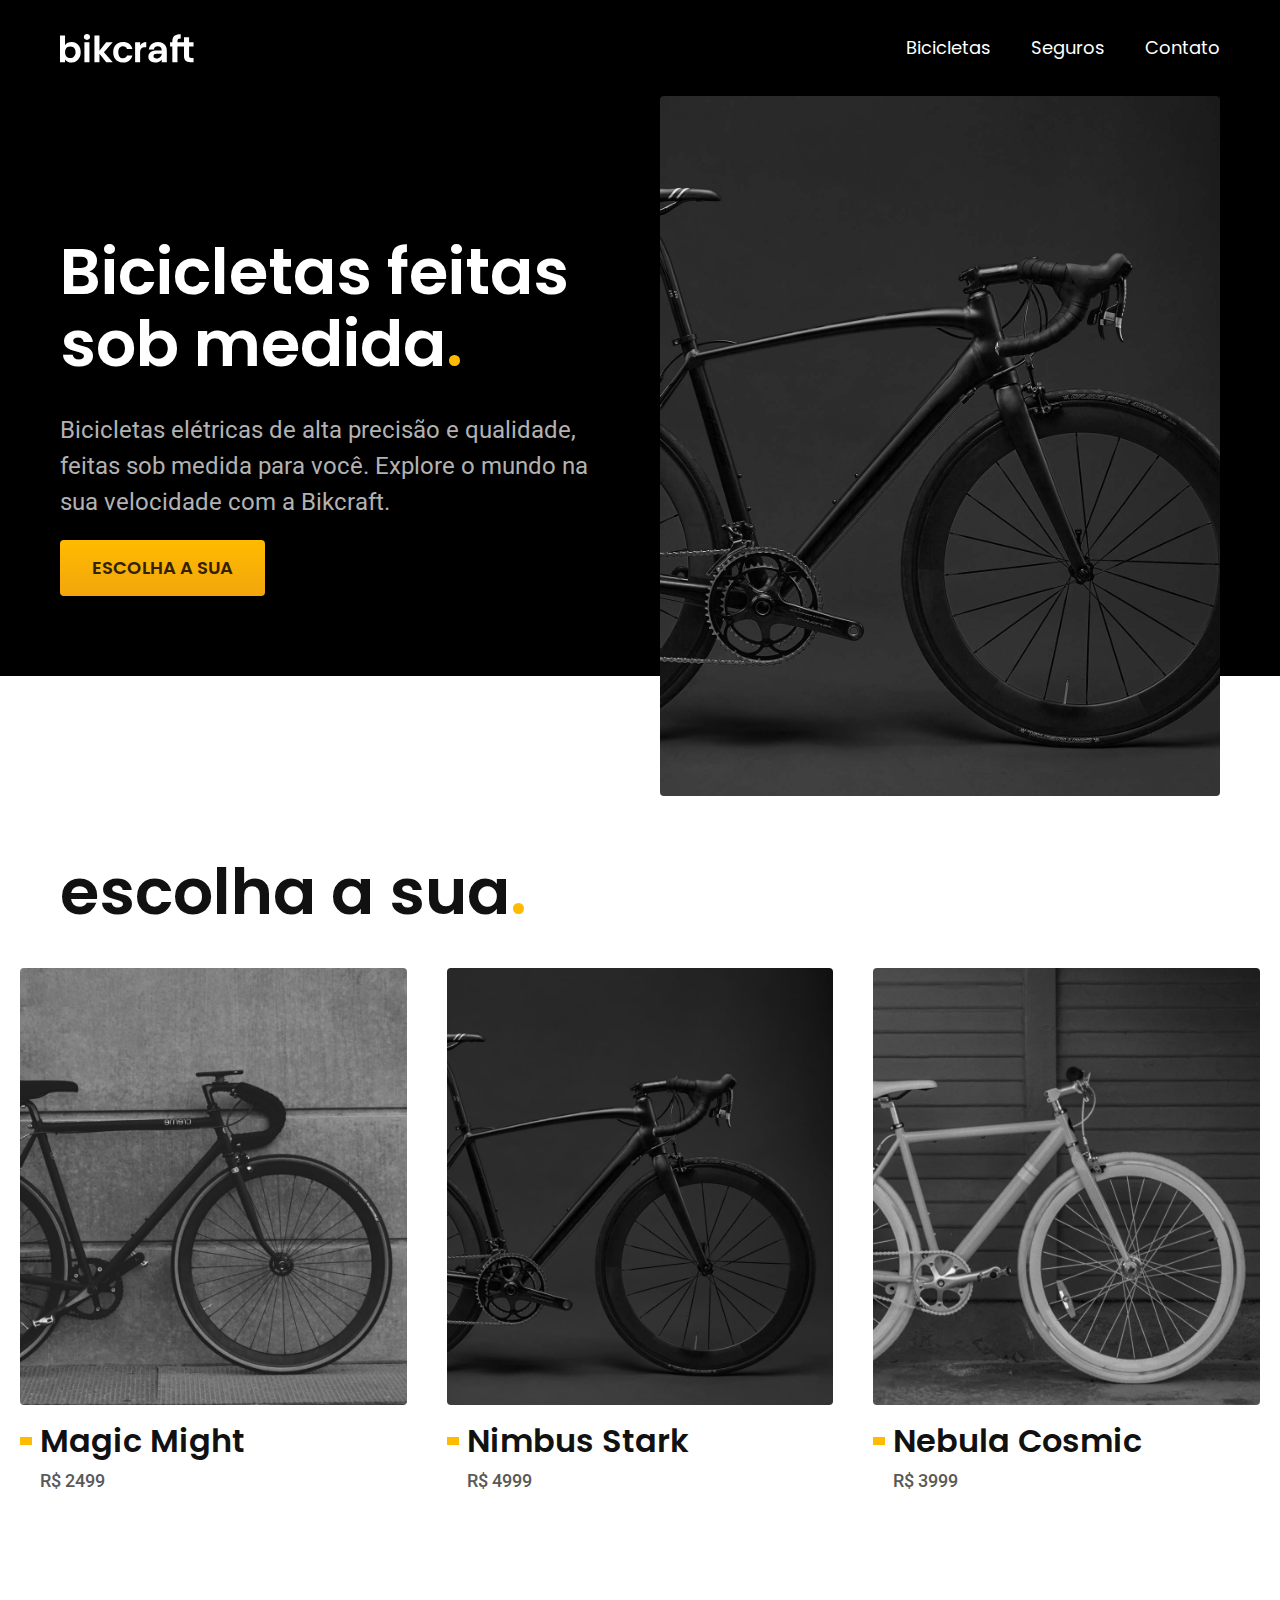
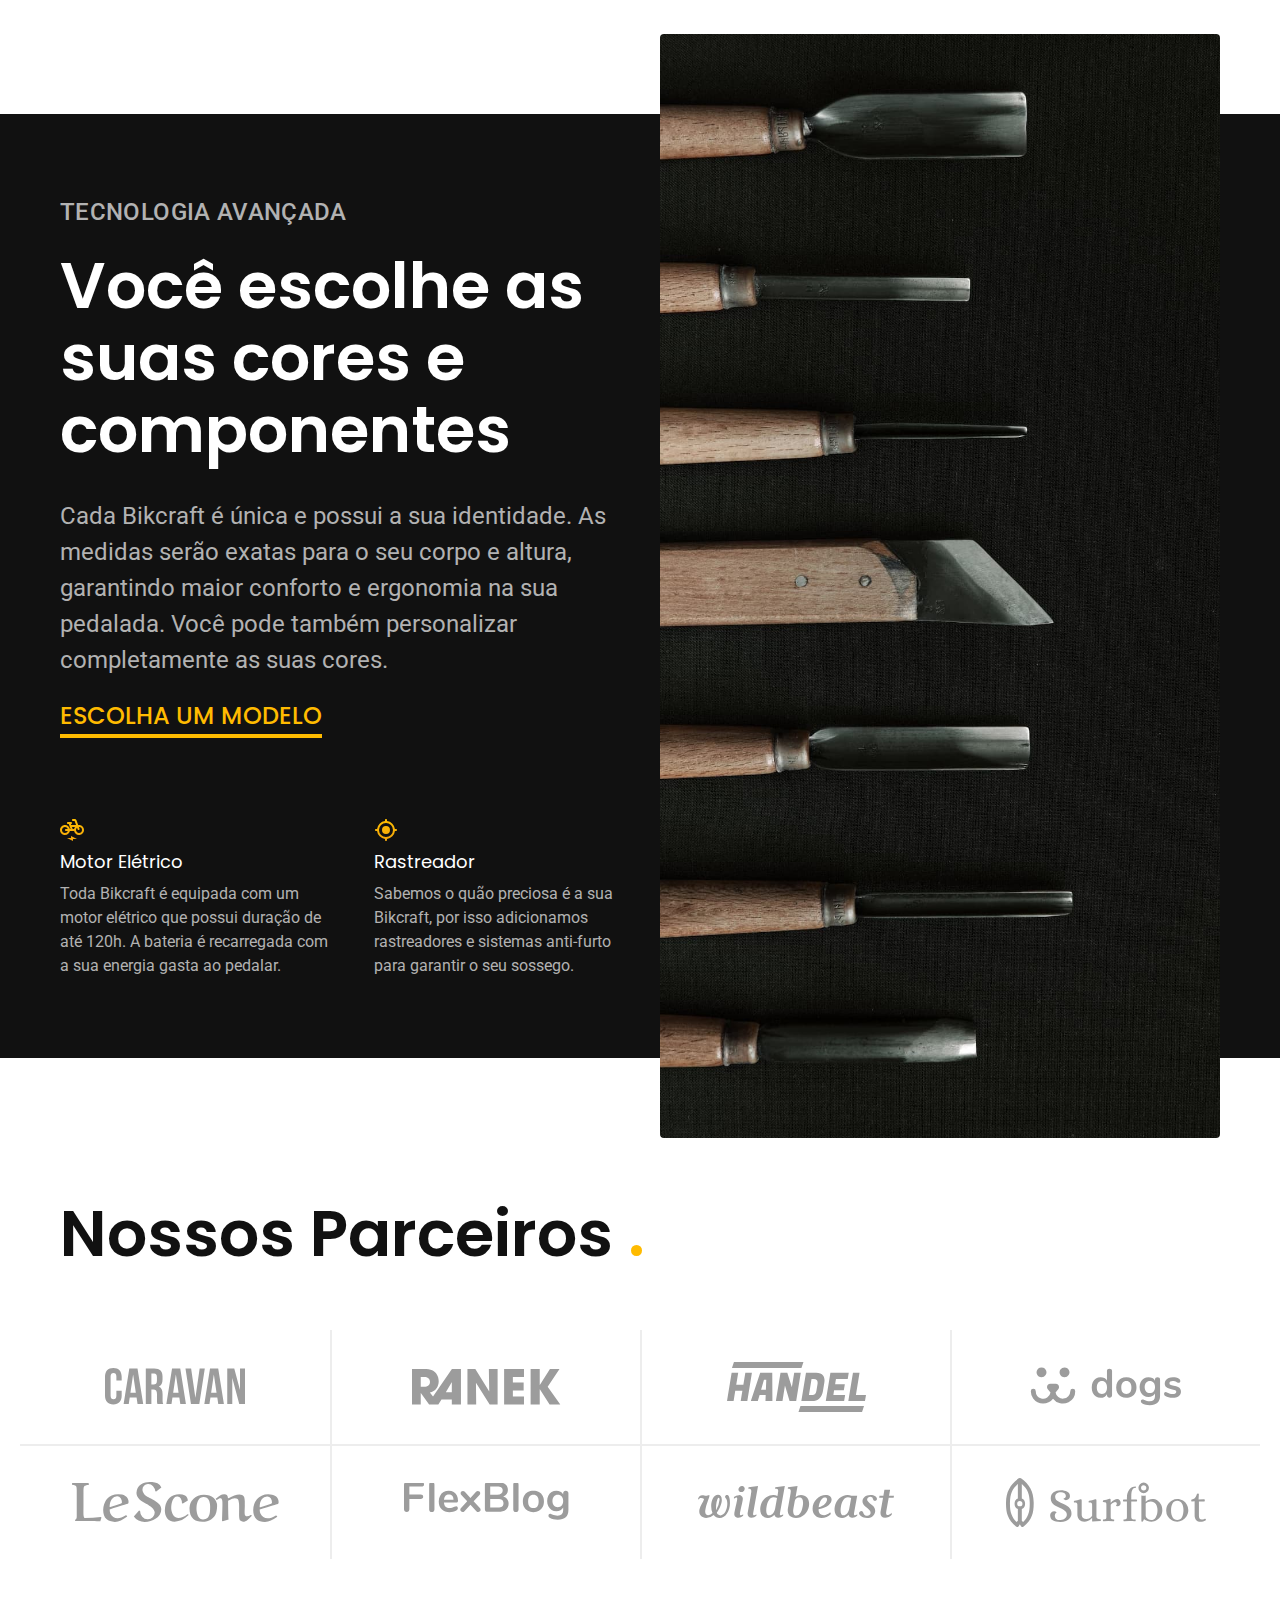
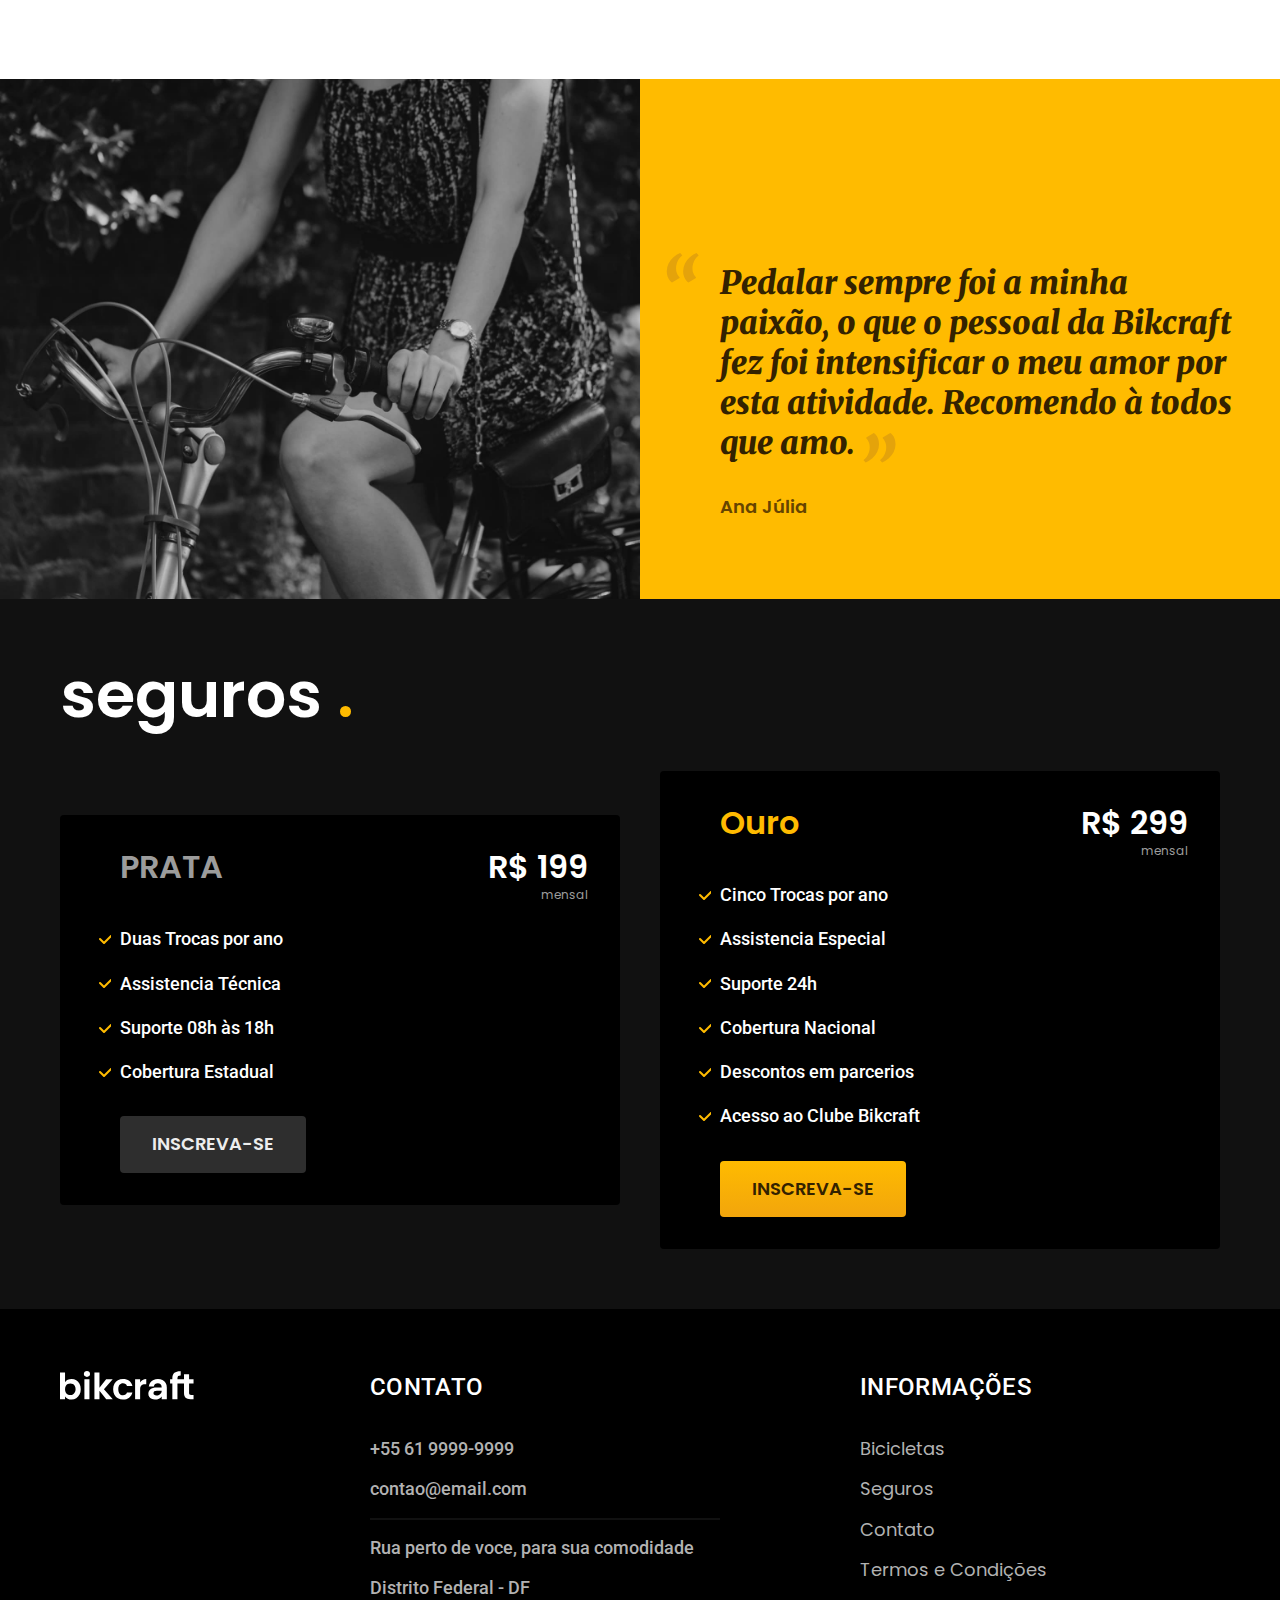
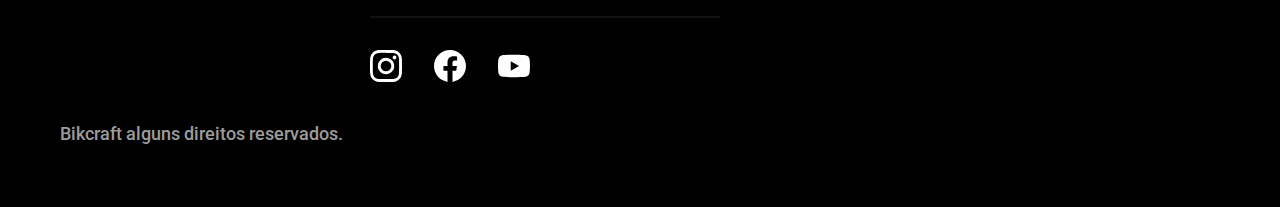
<file: index.html>
<!DOCTYPE html>
<html lang="pt-br">

<head>
  <meta charset="UTF-8">
  <meta name="viewport" content="width=device-width, initial-scale=1.0">
  <title>Bikcraft - Bicicletas Elétricas</title>
  <meta name="description" content="Bicicletas elétricas de alta precisão e qualidade,  feitas sob medida para o cliente. Explore o mundo na sua velocidade com a Bikcraft.">
  <link rel="icon" href="./favicon.svg" type="image/svg+xml">
  <link rel="preload" href="./css/style.min.css" as="style">
  <link rel="stylesheet" href="./css/style.min.css">
  <link rel="preconnect" href="https://fonts.googleapis.com">
  <link rel="preconnect" href="https://fonts.gstatic.com" crossorigin>
  <link href="https://fonts.googleapis.com/css2?family=Merriweather:wght@900&family=Poppins:wght@400;600&family=Roboto:wght@400;500&display=swap" rel="stylesheet">
  <script>document.documentElement.classList.add("js");</script>
</head>

<body>
  <header class="header-bg">
    <div class="container header">
      <a href="./">
        <img src="./img/bikcraft.svg" width="136" height="32" alt="Bikcraft">
      </a>
      <nav aria-label="primária">
        <ul class="header-menu font-1-m cor-0">
          <li><a href="./bicicletas.html">Bicicletas</a></li>
          <li><a href="./seguros.html">Seguros</a></li>
          <li><a href="./contato.html">Contato</a></li>
        </ul>
      </nav>
    </div>
  </header>

  <main class="introducao-bg">
    <div class="container introducao">
      <div class="introducao-conteudo">
        <h1 class="font-1-xxl cor-0 fadeInLeft" data-anime="200">Bicicletas feitas sob medida<span class="cor-p1">.</span></h1>
        <p class="font-2-l cor-5 fadeInLeft" data-anime="400">Bicicletas elétricas de alta precisão e qualidade, feitas sob medida para você. Explore o mundo na sua velocidade com a Bikcraft.</p>
        <a class="botao" data-anime="600" href="./bicicletas.html">Escolha a sua</a>
      </div>
      <picture data-anime="800" class="fadeInLeft">
        <source media="(max-width: 800px)" srcset="./img/bicicletas/nimbus.jpg">
        <img src="./img/fotos/introducao.jpg" width="1280" height="1600" alt="Bicicleta elétrica preta.">
      </picture>
    </div>
  </main>

  <article class="bicicletas-lista">
    <h2 class="container font-1-xxl">escolha a sua<span class="cor-p1">.</span></h2>

    <ul>
      <li>
        <a href="./bicicletas/magic.html">
          <img src="./img/bicicletas/magic-home.jpg" width="920" height="1040" alt="Bicicleta preta">
          <h3 class="font-1-xl">Magic Might</h3>
          <span class="font-2-m cor-8">R$ 2499</span>
        </a>
      </li>
      <li>
        <a href="./bicicletas/nimbus.html">
          <img src="./img/bicicletas/nimbus-home.jpg" width="920" height="1040" alt="Bicicleta preta">
          <h3 class="font-1-xl">Nimbus Stark</h3>
          <span class="font-2-m cor-8">R$ 4999</span>
        </a>
      </li>
      <li>
        <a href="./bicicletas/nebula.html">
          <img src="./img/bicicletas/nebula-home.jpg" width="920" height="1040" alt="Bicicleta preta">
          <h3 class="font-1-xl">Nebula Cosmic</h3>
          <span class="font-2-m cor-8">R$ 3999</span>
        </a>
      </li>
    </ul>
  </article>

  <article class="tecnologia-bg">
    <div class="tecnologia container">
      <div class="tecnologia-conteudo">
        <span class="font-2-l-b cor-5">Tecnologia Avançada</span>
        <h2 class="font-1-xxl cor-0">Você escolhe as suas cores e componentes</h2>
        <p class="font-2-l cor-5">Cada Bikcraft é única e possui a sua identidade. As medidas serão exatas para o seu corpo e altura, garantindo maior conforto e ergonomia na sua pedalada. Você pode também personalizar completamente as suas cores.</p>
        <a class="link" href="./bicicletas.html">Escolha um modelo</a>
        <div class="tecnologia-vantagens">
          <div>
            <img src="./img/icones/eletrica.svg" width="24" height="24" alt="">
            <h3 class="font-1-m cor-0">Motor Elétrico</h3>
            <p class="font-2-s cor-5">Toda Bikcraft é equipada com um motor elétrico que possui duração de até 120h. A bateria é recarregada com a sua energia gasta ao pedalar.</p>
          </div>
          <div>
            <img src="./img/icones/rastreador.svg" width="24" height="24" alt="">
            <h3 class="font-1-m cor-0">Rastreador</h3>
            <p class="font-2-s cor-5">Sabemos o quão preciosa é a sua Bikcraft, por isso adicionamos rastreadores e sistemas anti-furto para garantir o seu sossego.</p>
          </div>
        </div>
      </div>
      <div class="tecnologia-imagem">
        <img src="./img/fotos/tecnologia.jpg" width="1200" height="1920" alt="">
      </div>
    </div>
  </article>

  <section class="parceiros" aria-label="Nossos Parceiros">
    <h2 class="container font-1-xxl">Nossos Parceiros <span class="cor-p1">.</span></h2>
    <ul>
      <li><img src="./img/parceiros/caravan.svg" width="140" height="38" alt="caravan"></li>
      <li><img src="./img/parceiros/ranek.svg" width="149" height="36" alt="ranek.svg"></li>
      <li><img src="./img/parceiros/handel.svg" width="139" height="50" alt="handel.svg"></li>
      <li><img src="./img/parceiros/dogs.svg" width="152" height="39" alt="dogs.svg"></li>
      <li><img src="./img/parceiros/lescone.svg" width="208" height="41" alt="lescone.svg"></li>
      <li><img src="./img/parceiros/flexblog.svg" width="165" height="38" alt="flexblog.svg"></li>
      <li><img src="./img/parceiros/wildbeast.svg" width="196" height="34" alt="wildbeast.svg"></li>
      <li><img src="./img/parceiros/surfbot.svg" width="200" height="49" alt="surfbot.svg"></li>
    </ul>
  </section>

  <section class="depoimento" aria-label="Depoimento">
    <div>
      <img src="./img/fotos/depoimento.jpg" width="1560" height="1360" alt="pessoa andando em uma bicicleta bikcraft">
    </div>
    <div class="depoimento-conteudo">
      <blockquote class="font-1-xl cor-p5">
        <p>Pedalar sempre foi a minha paixão, o que o pessoal da Bikcraft fez foi intensificar o meu amor por esta atividade. Recomendo à todos que amo.</p>
      </blockquote>
      <span class="font-1-m-b cor-p4">Ana Júlia</span>
    </div>
  </section>

  <article class="seguros-bg">
    <div class="container seguros">
      <h2 class="font-1-xxl cor-0">seguros <span class="cor-p1">.</span></h2>
      <div class="seguros-item">
        <h3 class="font-1-xl cor-6">PRATA</h3>
        <span class="font-1-xl cor-0">R$ 199<span class="font-1-xs cor-6">mensal</span></span>
        <ul class="font-2-m cor-0">
          <li>Duas Trocas por ano</li>
          <li>Assistencia Técnica</li>
          <li>Suporte 08h às 18h</li>
          <li>Cobertura Estadual</li>
        </ul>
        <a class="botao secundario" href="./orcamento.html?tipo=seguro&produto=prata">Inscreva-se</a>
      </div>
      <div class="seguros-item">
        <h3 class="font-1-xl cor-p1">Ouro</h3>
        <span class="font-1-xl cor-0">R$ 299 <span class="font-1-xs cor-6">mensal</span> </span>
        <ul class="font-2-m cor-0">
          <li>Cinco Trocas por ano</li>
          <li>Assistencia Especial</li>
          <li>Suporte 24h</li>
          <li>Cobertura Nacional</li>
          <li>Descontos em parcerios</li>
          <li>Acesso ao Clube Bikcraft</li>
        </ul>
        <a class="botao" href="./orcamento.html?tipo=seguro&produto=ouro">Inscreva-se</a>
      </div>
    </div>
  </article>

  <footer class="footer-bg">
    <div class="footer container">
      <img src="./img/bikcraft.svg" width="136" height="32" alt="bikcraft">
      <div class="footer-contato">
        <h3 class="font-2-l-b cor-0">Contato</h3>
        <ul class="font-2-m cor-5">
          <li><a href="tel:+55619999-9999">+55 61 9999-9999</a></li>
          <li><a href="mailto:contao@email.com">contao@email.com</a></li>
          <li>Rua perto de voce, para sua comodidade</li>
          <li>Distrito Federal - DF</li>
        </ul>
        <div class="footer-redes">
          <a href="./">
            <img src="./img/redes/instagram.svg" width="32" height="32" alt="instagram">
          </a>
          <a href="./">
            <img src="./img/redes/facebook.svg" width="32" height="32" alt="facebook">
          </a>
          <a href="">
            <img src="./img/redes/youtube.svg" width="32" height="32" alt="youtube">
          </a>
        </div>
      </div>
      <div class="footer-informacoes">
        <h3 class="font-2-l-b cor-0">Informações</h3>
        <nav>
          <ul class="font-1-m cor-5">
            <li><a href="./bicicletas.html">Bicicletas</a></li>
            <li><a href="./seguros.html">Seguros</a></li>
            <li><a href="./contato.html">Contato</a></li>
            <li><a href="./termos.html">Termos e Condições</a></li>
          </ul>
        </nav>
      </div>
      <p class="footer-copy font-2-m cor-6">Bikcraft alguns direitos reservados.</p>
    </div>
  </footer>
  <script src="./js/plugins/simple-anime.js"></script>
  <script src="./js/script.js"></script>
</body>

</html>
</file>
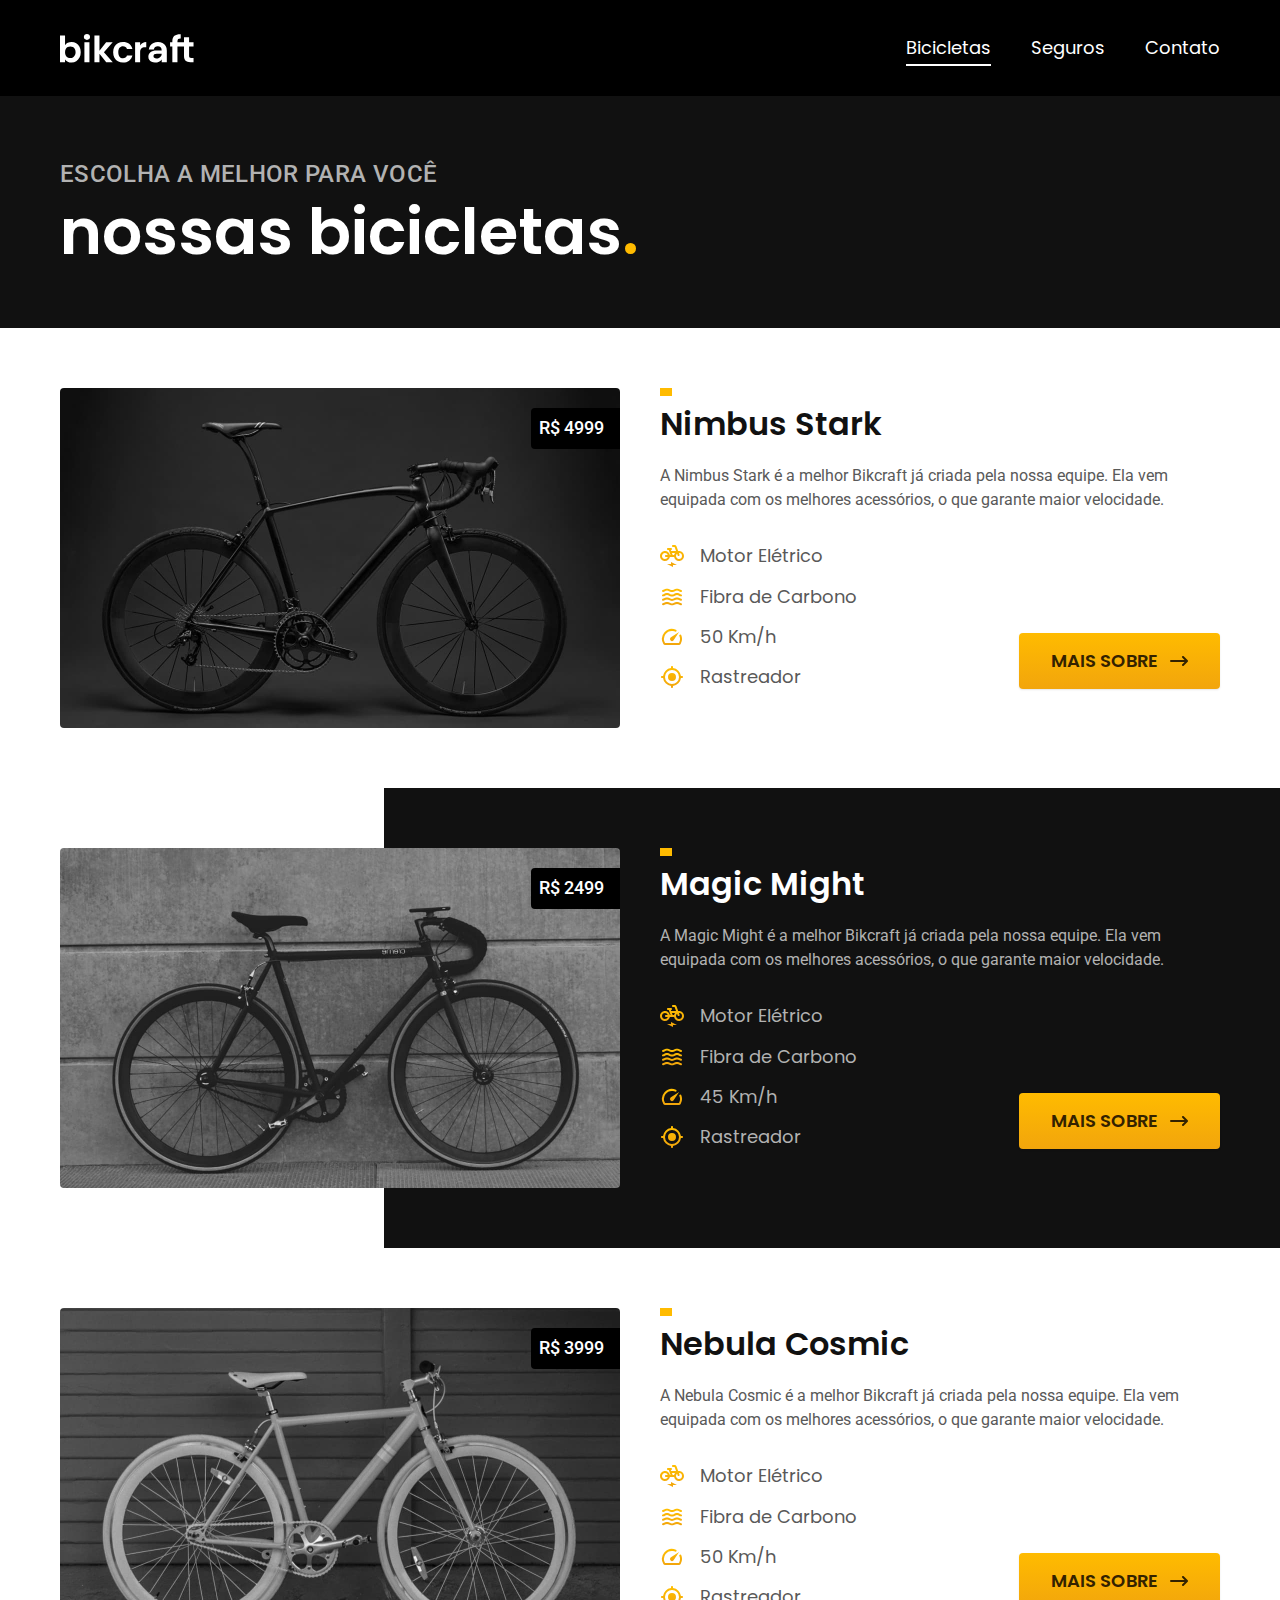
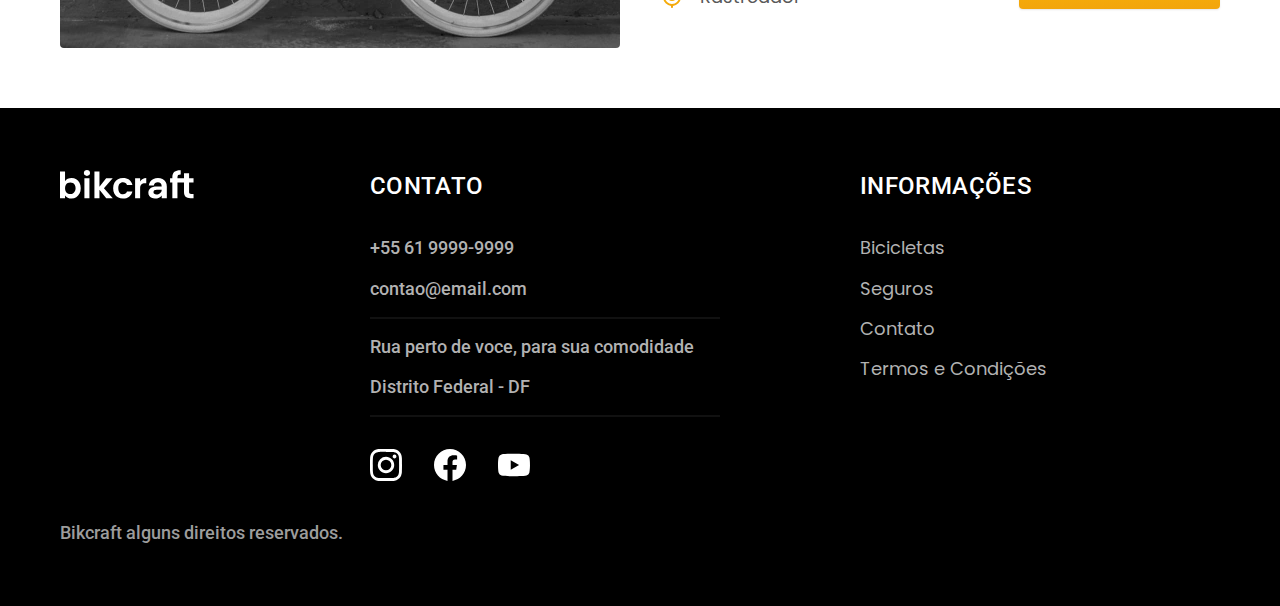
<file: bicicletas.html>
<!DOCTYPE html>
<html lang="pt-br">

<head>
  <meta charset="UTF-8">
  <meta name="viewport" content="width=device-width, initial-scale=1.0">
  <title>Bicicletas | Bikcraft</title>
  <meta name="description" content="Termos e Condições">
  <link rel="icon" href="./favicon.svg" type="image/svg+xml">
  <link rel="preload" href="./css/style.min.css" as="style">
  <link rel="stylesheet" href="./css/style.min.css">
  <link rel="preconnect" href="https://fonts.googleapis.com">
  <link rel="preconnect" href="https://fonts.gstatic.com" crossorigin>
  <link href="https://fonts.googleapis.com/css2?family=Merriweather:wght@900&family=Poppins:wght@400;600&family=Roboto:wght@400;500&display=swap" rel="stylesheet">
  <script>document.documentElement.classList.add("js");</script>
</head>

<body id="bicicletas">
  <header class="header-bg">
    <div class="container header">
      <a href="index.html">
        <img src="./img/bikcraft.svg" width="136" height="32" alt="Bikcraft">
      </a>
      <nav aria-label="primária">
        <ul class="header-menu font-1-m cor-0">
          <li><a href="./bicicletas.html">Bicicletas</a></li>
          <li><a href="./seguros.html">Seguros</a></li>
          <li><a href="./contato.html">Contato</a></li>
        </ul>
      </nav>
    </div>
  </header>

  <main>
    <div class="titulo-bg">
      <div class="titulo container">
        <p class="font-2-l-b cor-5">Escolha a melhor para você</p>
        <h1 class="font-1-xxl cor-0">nossas bicicletas<span class="cor-p1">.</span> </h1>
      </div>
    </div>

    <div class="bicicletas container">
      <div class="bicicletas-imagem">
        <img src="./img/bicicletas/nimbus.jpg" width="1120" height="680" alt="bicicleta preta">
        <span class="font-2-m cor-0">R$ 4999</span>
      </div>
      <div class="bicicletas-conteudo">
        <h2 class="font-1-xl">Nimbus Stark</h2>
        <p class="font-2-s cor-8">A Nimbus Stark é a melhor Bikcraft já criada pela nossa equipe. Ela vem equipada com os melhores acessórios, o que garante maior velocidade.</p>
        <ul class="font-1-m cor-8">
          <li>
            <img src="./img/icones/eletrica.svg" width="24" height="24" alt="bicicleta eletrica">
            Motor Elétrico
          </li>
          <li>
            <img src="./img/icones/carbono.svg" width="24" height="24" alt="">
            Fibra de Carbono
          </li>
          <li>
            <img src="./img/icones/velocidade.svg" width="24" height="24" alt="">
            50 Km/h
          </li>
          <li>
            <img src="./img/icones/rastreador.svg" width="24" height="24" alt="">
            Rastreador
          </li>
        </ul>
        <a href="./bicicletas/nimbus.html" class="botao seta">Mais Sobre</a>
      </div>
    </div>

    <div class="bicicletas-bg">
      <div class="bicicletas container">
        <div class="bicicletas-imagem">
          <img src="./img/bicicletas/magic.jpg" width="1120" height="680" alt="bicicleta preta">
          <span class="font-2-m cor-0">R$ 2499</span>
        </div>
        <div class="bicicletas-conteudo">
          <h2 class="font-1-xl cor-0">Magic Might</h2>
          <p class="font-2-s cor-5">A Magic Might é a melhor Bikcraft já criada pela nossa equipe. Ela vem equipada com os melhores acessórios, o que garante maior velocidade.</p>
          <ul class="font-1-m cor-5">
            <li>
              <img src="./img/icones/eletrica.svg" width="24" height="24" alt="bicicleta eletrica">
              Motor Elétrico
            </li>
            <li>
              <img src="./img/icones/carbono.svg" width="24" height="24" alt="">
              Fibra de Carbono
            </li>
            <li>
              <img src="./img/icones/velocidade.svg" width="24" height="24" alt="">
              45 Km/h
            </li>
            <li>
              <img src="./img/icones/rastreador.svg" width="24" height="24" alt="">
              Rastreador
            </li>
          </ul>
          <a href="./bicicletas/magic.html" class="botao seta">Mais Sobre</a>
        </div>
      </div>
    </div>

    <div class="bicicletas container">
      <div class="bicicletas-imagem">
        <img src="./img/bicicletas/nebula.jpg" width="1120" height="680" alt="bicicleta preta">
        <span class="font-2-m cor-0">R$ 3999</span>
      </div>
      <div class="bicicletas-conteudo">
        <h2 class="font-1-xl">Nebula Cosmic</h2>
        <p class="font-2-s cor-8">A Nebula Cosmic é a melhor Bikcraft já criada pela nossa equipe. Ela vem equipada com os melhores acessórios, o que garante maior velocidade.</p>
        <ul class="font-1-m cor-8">
          <li>
            <img src="./img/icones/eletrica.svg" width="24" height="24" alt="bicicleta eletrica">
            Motor Elétrico
          </li>
          <li>
            <img src="./img/icones/carbono.svg" width="24" height="24" alt="">
            Fibra de Carbono
          </li>
          <li>
            <img src="./img/icones/velocidade.svg" width="24" height="24" alt="">
            50 Km/h
          </li>
          <li>
            <img src="./img/icones/rastreador.svg" width="24" height="24" alt="">
            Rastreador
          </li>
        </ul>
        <a href="./bicicletas/nebula.html" class="botao seta">Mais Sobre</a>
      </div>
    </div>

  </main>

  <footer class="footer-bg">
    <div class="footer container">
      <img src="./img/bikcraft.svg" width="136" height="32" alt="bikcraft">
      <div class="footer-contato">
        <h3 class="font-2-l-b cor-0">Contato</h3>
        <ul class="font-2-m cor-5">
          <li><a href="tel:+55619999-9999">+55 61 9999-9999</a></li>
          <li><a href="mailto:contao@email.com">contao@email.com</a></li>
          <li>Rua perto de voce, para sua comodidade</li>
          <li>Distrito Federal - DF</li>
        </ul>
        <div class="footer-redes">
          <a href="./">
            <img src="./img/redes/instagram.svg" width="32" height="32" alt="instagram">
          </a>
          <a href="./">
            <img src="./img/redes/facebook.svg" width="32" height="32" alt="facebook">
          </a>
          <a href="">
            <img src="./img/redes/youtube.svg" width="32" height="32" alt="youtube">
          </a>
        </div>
      </div>
      <div class="footer-informacoes">
        <h3 class="font-2-l-b cor-0">Informações</h3>
        <nav>
          <ul class="font-1-m cor-5">
            <li><a href="./bicicletas.html">Bicicletas</a></li>
            <li><a href="./seguros.html">Seguros</a></li>
            <li><a href="./contato.html">Contato</a></li>
            <li><a href="./termos.html">Termos e Condições</a></li>
          </ul>
        </nav>
      </div>
      <p class="footer-copy font-2-m cor-6">Bikcraft alguns direitos reservados.</p>
    </div>
  </footer>
  <script src="./js/script.js"></script>
</body>

</html>
</file>
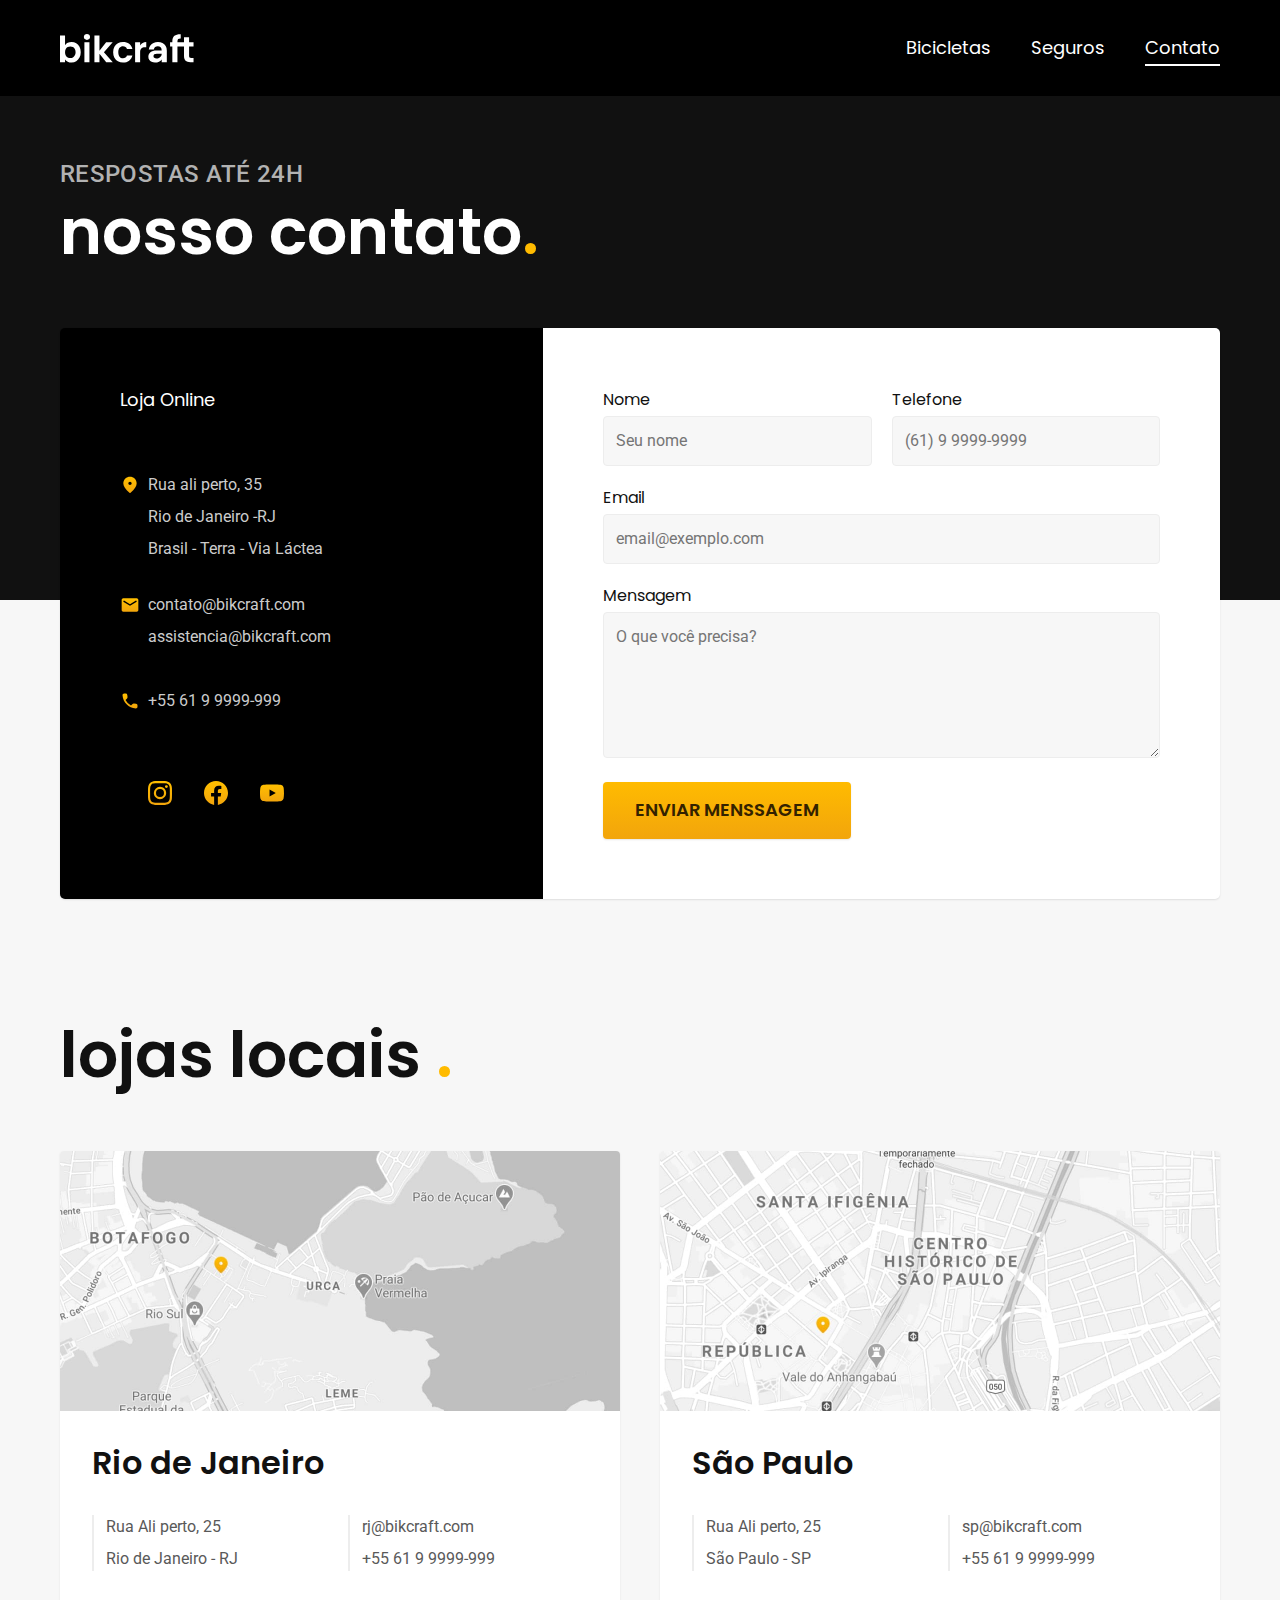
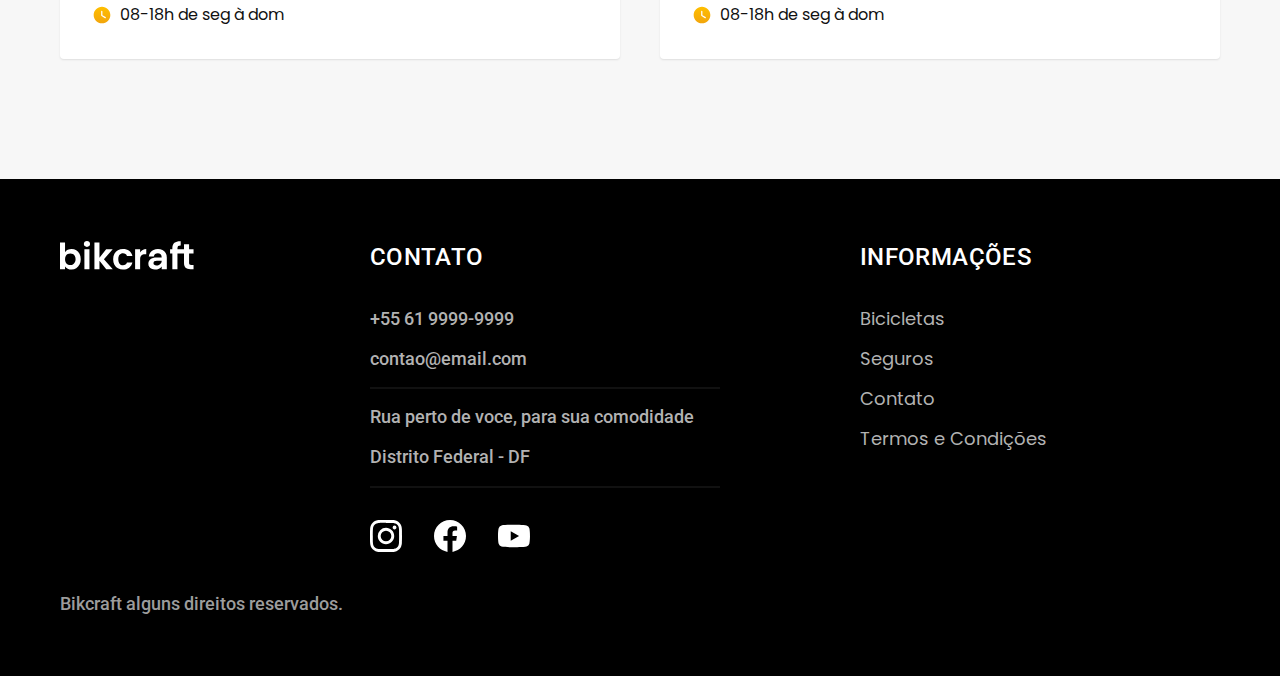
<file: contato.html>
<!DOCTYPE html>
<html lang="pt-br">

<head>
  <meta charset="UTF-8">
  <meta name="viewport" content="width=device-width, initial-scale=1.0">
  <title>Contato | Bikcraft</title>
  <meta name="description" content="Termos e Condições">
  <link rel="icon" href="./favicon.svg" type="image/svg+xml">
  <link rel="preload" href="../css/style.min.css" as="style">
  <link rel="stylesheet" href="../css/style.min.css">
  <link rel="preconnect" href="https://fonts.googleapis.com">
  <link rel="preconnect" href="https://fonts.gstatic.com" crossorigin>
  <link href="https://fonts.googleapis.com/css2?family=Merriweather:wght@900&family=Poppins:wght@400;600&family=Roboto:wght@400;500&display=swap" rel="stylesheet">
</head>

<body id="contato">
  <header class="header-bg">
    <div class="container header">
      <a href="./">
        <img src="./img/bikcraft.svg" width="136" height="32" alt="Bikcraft">
      </a>
      <nav aria-label="primária">
        <ul class="header-menu font-1-m cor-0">
          <li><a href="./bicicletas.html">Bicicletas</a></li>
          <li><a href="./seguros.html">Seguros</a></li>
          <li><a href="./contato.html">Contato</a></li>
        </ul>
      </nav>
    </div>
  </header>

  <main>
    <div class="titulo-bg">
      <div class="titulo container">
        <p class="font-2-l-b cor-5">Respostas até 24h</p>
        <h1 class="font-1-xxl cor-0">nosso contato<span class="cor-p1">.</span> </h1>
      </div>
    </div>
    <div class="contato container">
      <section class="contato-dados" aria-label="Endereço">
        <h2 class="font-1-m cor-0">Loja Online</h2>
        <div class="contato-endereco font-2-s cor-4">
          <p>Rua ali perto, 35</p>
          <p>Rio de Janeiro -RJ</p>
          <p>Brasil - Terra - Via Láctea</p>
        </div>
        <address class="contato-meios font-2-s cor-4">
          <a href="mailto:contato@bikcraft.com">contato@bikcraft.com</a>
          <a href="mailto:assistencia@bikcraft.com">assistencia@bikcraft.com</a>
          <a href="tel:+556199999999">+55 61 9 9999-999</a>
        </address>

        <div class="contato-redes">
          <a href="./">
            <img src="./img/redes/instagram-p.svg" width="24" height="24" alt="instagram">
          </a>
          <a href="./">
            <img src="./img/redes/facebook-p.svg" width="24" height="24" alt="facebook">
          </a>
          <a href="">
            <img src="./img/redes/youtube-p.svg" width="24" height="24" alt="youtube">
          </a>
        </div>
      </section>

      <section class="contato-formulario" aria-label="Formulário">
        <form action="./contao.html" class="form">
          <div>
            <label for="nome">Nome</label>
            <input type="text" id="nome" name="nome" placeholder="Seu nome">
          </div>
          <div>
            <label for="telefone">Telefone</label>
            <input type="text" id="telefone" name="telefone" placeholder="(61) 9 9999-9999">
          </div>
          <div class="col-2">
            <label for="email">Email</label>
            <input type="text" id="email" name="email" placeholder="email@exemplo.com">
          </div>
          <div class="col-2">
            <label for="mensagem">Mensagem</label>
            <textarea rows="5" id="mensagem" name="mensagem" placeholder="O que você precisa?"></textarea>
          </div>
          <button class="botao col-2">Enviar Menssagem</button>
        </form>
      </section>
    </div>
  </main>
  <article class="lojas container">
    <h2 class="font-1-xxl">lojas locais <span class="cor-p1">.</span></h2>
    <div class="lojas-item">
      <img src="./img/lojas/rj.jpg" width="1120" height="520" alt="endereco em loja do Rio de Janeiro">
      <div class="lojas-conteudo">
        <h3 class="font-1-xl">Rio de Janeiro</h3>
        <div class="loja-dados font-2-s cor-8">
          <p>Rua Ali perto, 25</p>
          <p>Rio de Janeiro - RJ</p>
        </div>
        <div class="loja-dados font-2-s cor-8">
          <a href="mailto:rj@bikcraft.com">rj@bikcraft.com</a>
          <a href="tel:+556199999999">+55 61 9 9999-999</a>
        </div>
        <p class="loja-tempo font-1-s"><img src="./img/icones/horario.svg" width="20" height="20" alt="">08-18h de seg à dom</p>
      </div>
    </div>
    <div class="lojas-item">
      <img src="./img/lojas/sp.jpg" width="1120" height="520" alt="endereco em loja do Sao Paulo">
      <div class="lojas-conteudo">
        <h3 class="font-1-xl">São Paulo</h3>
        <div class="loja-dados font-2-s cor-8">
          <p>Rua Ali perto, 25</p>
          <p>São Paulo - SP</p>
        </div>
        <div class="loja-dados font-2-s cor-8">
          <a href="mailto:sp@bikcraft.com">sp@bikcraft.com</a>
          <a href="tel:+556199999999">+55 61 9 9999-999</a>
        </div>
        <p class="loja-tempo font-1-s"><img src="./img/icones/horario.svg" width="20" height="20" alt="">08-18h de seg à dom</p>
      </div>
    </div>
  </article>
  <footer class="footer-bg">
    <div class="footer container">
      <img src="./img/bikcraft.svg" width="136" height="32" alt="bikcraft">
      <div class="footer-contato">
        <h3 class="font-2-l-b cor-0">Contato</h3>
        <ul class="font-2-m cor-5">
          <li><a href="tel:+55619999-9999">+55 61 9999-9999</a></li>
          <li><a href="mailto:contao@email.com">contao@email.com</a></li>
          <li>Rua perto de voce, para sua comodidade</li>
          <li>Distrito Federal - DF</li>
        </ul>
        <div class="footer-redes">
          <a href="./">
            <img src="./img/redes/instagram.svg" width="32" height="32" alt="instagram">
          </a>
          <a href="./">
            <img src="./img/redes/facebook.svg" width="32" height="32" alt="facebook">
          </a>
          <a href="">
            <img src="./img/redes/youtube.svg" width="32" height="32" alt="youtube">
          </a>
        </div>
      </div>
      <div class="footer-informacoes">
        <h3 class="font-2-l-b cor-0">Informações</h3>
        <nav>
          <ul class="font-1-m cor-5">
            <li><a href="./bicicletas.html">Bicicletas</a></li>
            <li><a href="./seguros.html">Seguros</a></li>
            <li><a href="./contato.html">Contato</a></li>
            <li><a href="./termos.html">Termos e Condições</a></li>
          </ul>
        </nav>
      </div>
      <p class="footer-copy font-2-m cor-6">Bikcraft alguns direitos reservados.</p>
    </div>
  </footer>
  <script src="./js/script.js"></script>
</body>

</html>
</file>
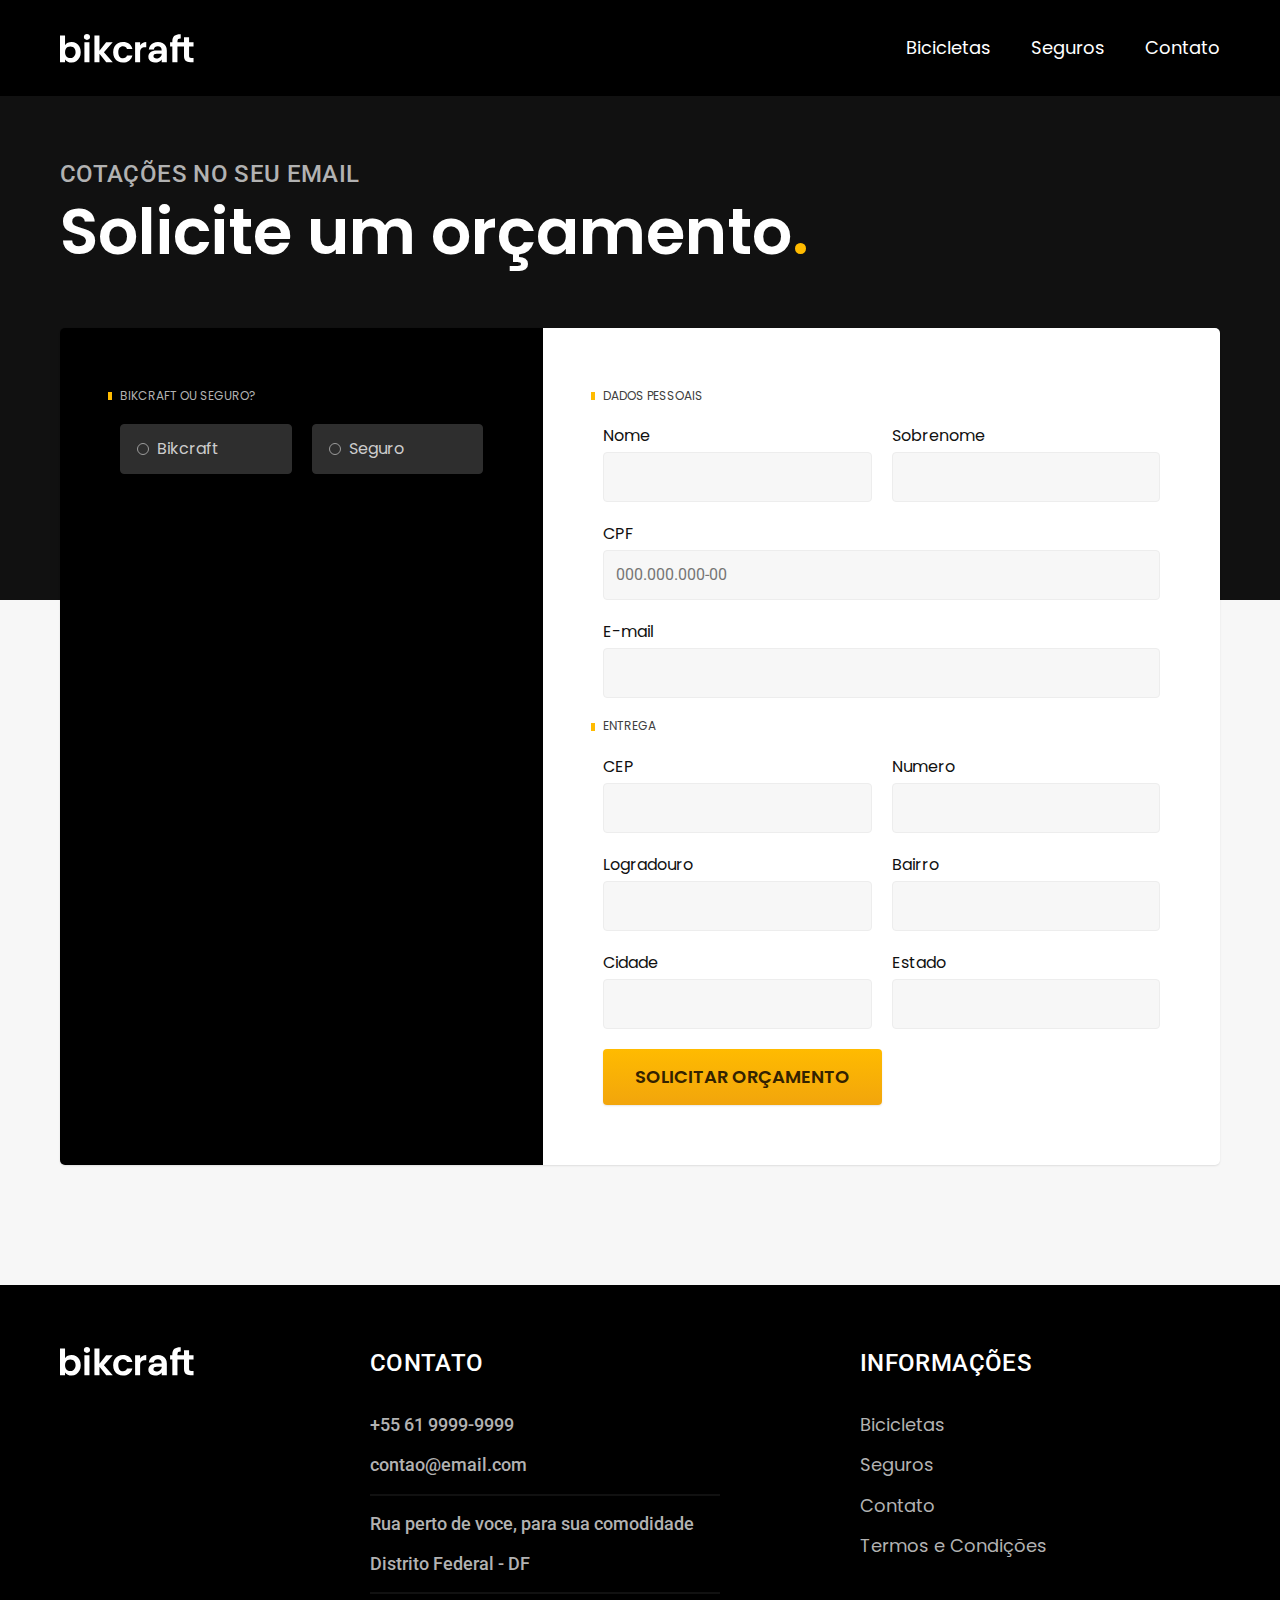
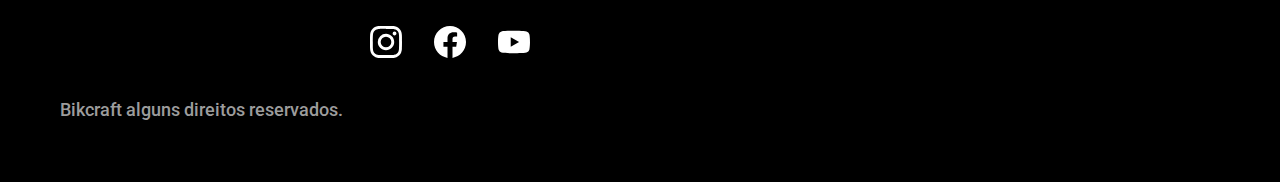
<file: orcamento.html>
<!DOCTYPE html>
<html lang="pt-br">

<head>
  <meta charset="UTF-8">
  <meta name="viewport" content="width=device-width, initial-scale=1.0">
  <title>Orçamento | Bikcraft</title>
  <meta name="description" content="Orçamento">
  <link rel="icon" href="./favicon.svg" type="image/svg+xml">
  <link rel="preload" href="./css/style.min.css" as="style">
  <link rel="stylesheet" href="./css/style.min.css">
  <link rel="preconnect" href="https://fonts.googleapis.com">
  <link rel="preconnect" href="https://fonts.gstatic.com" crossorigin>
  <link href="https://fonts.googleapis.com/css2?family=Merriweather:wght@900&family=Poppins:wght@400;600&family=Roboto:wght@400;500&display=swap" rel="stylesheet">
  <script>document.documentElement.classList.add("js");</script>
</head>

<body id="orcamento">
  <header class="header-bg">
    <div class="container header">
      <a href="./">
        <img src="./img/bikcraft.svg" width="136" height="32" alt="Bikcraft">
      </a>
      <nav aria-label="primária">
        <ul class="header-menu font-1-m cor-0">
          <li><a href="./bicicletas.html">Bicicletas</a></li>
          <li><a href="./seguros.html">Seguros</a></li>
          <li><a href="./contato.html">Contato</a></li>
        </ul>
      </nav>
    </div>
  </header>

  <main>
    <div class="titulo-bg">
      <div class="titulo container">
        <p class="font-2-l-b cor-5">Cotações no seu email
        </p>
        <h1 class="font-1-xxl cor-0">Solicite um orçamento<span class="cor-p1">.</span> </h1>
      </div>
    </div>
    <form action="./" class="orcamento container">
      <div class="orcamento-produto">
        <h2 class="font-1-xs cor-5">Bikcraft ou Seguro?</h2>
        <input type="radio" name="tipo" value="bikcraft" id="bikcraft">
        <label for="bikcraft">Bikcraft</label>

        <input type="radio" name="tipo" value="seguro" id="seguro">
        <label for="seguro">Seguro</label>

        <div class="orcamento-conteudo" id="orcamento-bikcraft">
          <h2 class="font-1-xs cor-5">Escolha a sua</h2>
          <input type="radio" name="produto" value="nimbus" id="nimbus">
          <label for="nimbus">Nimbus Stark <span>R$ 4999</span></label>
          <div class="orcamento-detalhes">
            <ul class="font-1-xs cor-8">
              <li><img src="./img/icones/eletrica.svg" width="24" height="24" alt="">Motor Elétrico</li>
              <li><img src="./img/icones/carbono.svg" width="24" height="24" alt="">Fibra de Carbono</li>
              <li><img src="./img/icones/velocidade.svg" width="24" height="24" alt="">50 Km/h</li>
              <li><img src="./img/icones/rastreador.svg" width="24" height="24" alt="">Rastreador</li>
            </ul>
            <img src="./img/bicicletas/nimbus.jpg" width="1120" height="680" alt="bicicleta preta">
          </div>

          <input type="radio" name="produto" value="magic" id="magic">
          <label for="magic">Magic Might <span>R$ 2499</span></label>
          <div class="orcamento-detalhes">
            <ul class="font-1-xs cor-8">
              <li><img src="./img/icones/eletrica.svg" width="24" height="24" alt="">Motor Elétrico</li>
              <li><img src="./img/icones/carbono.svg" width="24" height="24" alt="">Fibra de Carbono</li>
              <li><img src="./img/icones/velocidade.svg" width="24" height="24" alt="">45 Km/h</li>
              <li><img src="./img/icones/rastreador.svg" width="24" height="24" alt="">Rastreador</li>
            </ul>
            <img src="./img/bicicletas/magic.jpg" width="1120" height="680" alt="bicicleta cinza">
          </div>

          <input type="radio" name="produto" value="nebula" id="nebula">
          <label for="nebula">Nebula Cosmic <span>R$ 3999</span></label>
          <div class="orcamento-detalhes">
            <ul class="font-1-xs cor-8">
              <li><img src="./img/icones/eletrica.svg" width="24" height="24" alt="">Motor Elétrico</li>
              <li><img src="./img/icones/carbono.svg" width="24" height="24" alt="">Fibra de Carbono</li>
              <li><img src="./img/icones/velocidade.svg" width="24" height="24" alt="">40 Km/h</li>
              <li><img src="./img/icones/rastreador.svg" width="24" height="24" alt="">Rastreador</li>
            </ul>
            <img src="./img/bicicletas/nebula.jpg" width="1120" height="680" alt="bicicleta branca">
          </div>
        </div>

        <div class="orcamento-conteudo" id="orcamento-seguro">
          <h2 class="font-1-xs cor-5">Escolha o plano</h2>
          <input type="radio" name="produto" value="prata" id="prata">
          <label for="prata">Prata <span>R$ 199</span></label>

          <input type="radio" name="produto" value="ouro" id="ouro">
          <label for="ouro">Ouro <span>R$ 299</span></label>
        </div>
      </div>
      <div class="orcamento-dados form">
        <h2 class="font-1-xs cor-9 col-2">dados pessoais</h2>
        <div>
          <label for="nome">Nome</label>
          <input type="text" id="nome" name="nome">
        </div>
        <div>
          <label for="sobrenome">Sobrenome</label>
          <input type="text" id="sobrenome" name="sobrenome">
        </div>
        <div class="col-2">
          <label for="cpf">CPF</label>
          <input type="text" id="cpf" name="cpf" placeholder="000.000.000-00">
        </div>
        <div class="col-2">
          <label for="email">E-mail</label>
          <input type="email" id="email" name="email">
        </div>
        <h2 class="font-1-xs cor-9 col-2">entrega</h2>
        <div>
          <label for="cep">CEP</label>
          <input type="text" id="cep" name="cep">
        </div>
        <div>
          <label for="numero">Numero</label>
          <input type="text" id="numero" name="numero">
        </div>
        <div>
          <label for="logradouro">Logradouro</label>
          <input type="text" id="logradouro" name="logradouro">
        </div>
        <div>
          <label for="bairro">Bairro</label>
          <input type="text" id="bairro" name="bairro">
        </div>
        <div>
          <label for="cidade">Cidade</label>
          <input type="text" id="cidade" name="cidade">
        </div>
        <div>
          <label for="estado">Estado</label>
          <input type="text" id="estado" name="estado">
        </div>
        <button class="botao col-2">Solicitar Orçamento</button>
      </div>
    </form>
  </main>

  <footer class="footer-bg">
    <div class="footer container">
      <img src="./img/bikcraft.svg" width="136" height="32" alt="bikcraft">
      <div class="footer-contato">
        <h3 class="font-2-l-b cor-0">Contato</h3>
        <ul class="font-2-m cor-5">
          <li><a href="tel:+55619999-9999">+55 61 9999-9999</a></li>
          <li><a href="mailto:contao@email.com">contao@email.com</a></li>
          <li>Rua perto de voce, para sua comodidade</li>
          <li>Distrito Federal - DF</li>
        </ul>
        <div class="footer-redes">
          <a href="./">
            <img src="./img/redes/instagram.svg" width="32" height="32" alt="instagram">
          </a>
          <a href="./">
            <img src="./img/redes/facebook.svg" width="32" height="32" alt="facebook">
          </a>
          <a href="">
            <img src="./img/redes/youtube.svg" width="32" height="32" alt="youtube">
          </a>
        </div>
      </div>
      <div class="footer-informacoes">
        <h3 class="font-2-l-b cor-0">Informações</h3>
        <nav>
          <ul class="font-1-m cor-5">
            <li><a href="./bicicletas.html">Bicicletas</a></li>
            <li><a href="./seguros.html">Seguros</a></li>
            <li><a href="./contato.html">Contato</a></li>
            <li><a href="./termos.html">Termos e Condições</a></li>
          </ul>
        </nav>
      </div>
      <p class="footer-copy font-2-m cor-6">Bikcraft alguns direitos reservados.</p>
    </div>
  </footer>
  <script src="./js/script.js"></script>
</body>

</html>
</file>
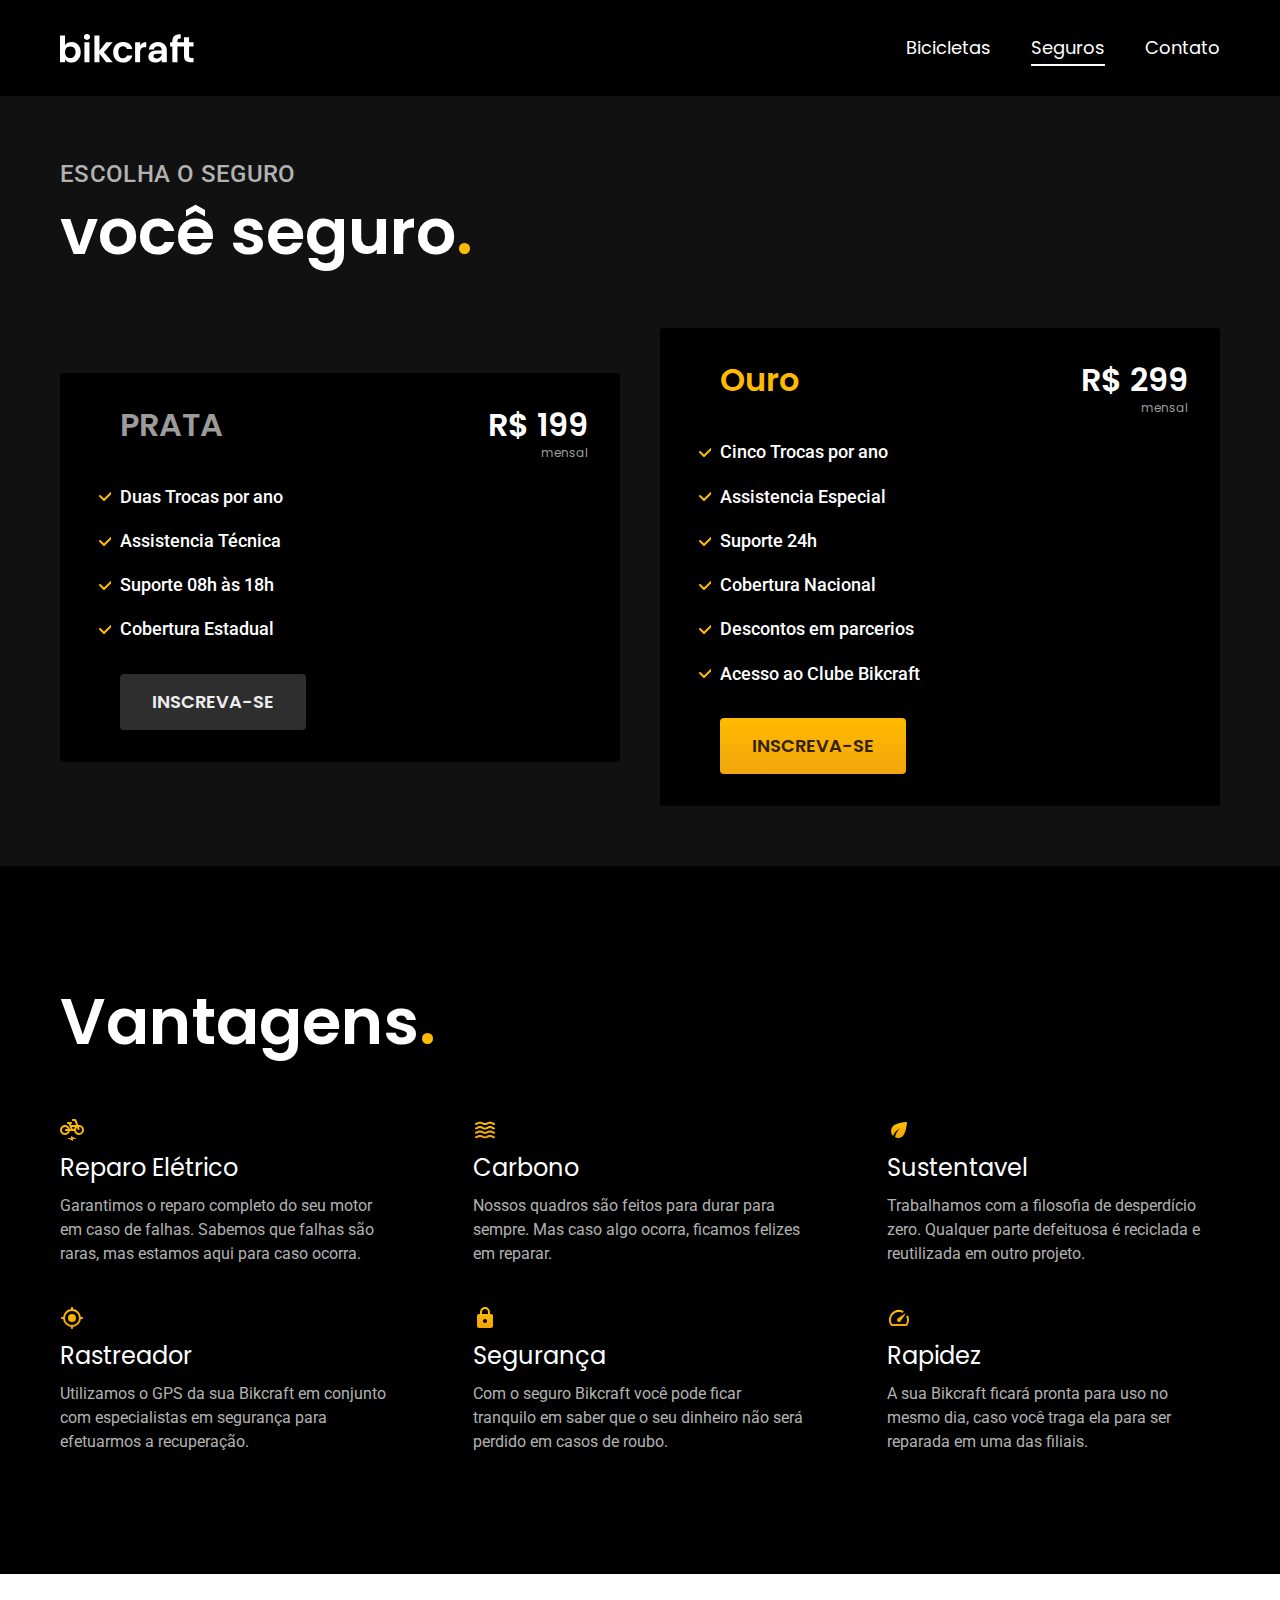
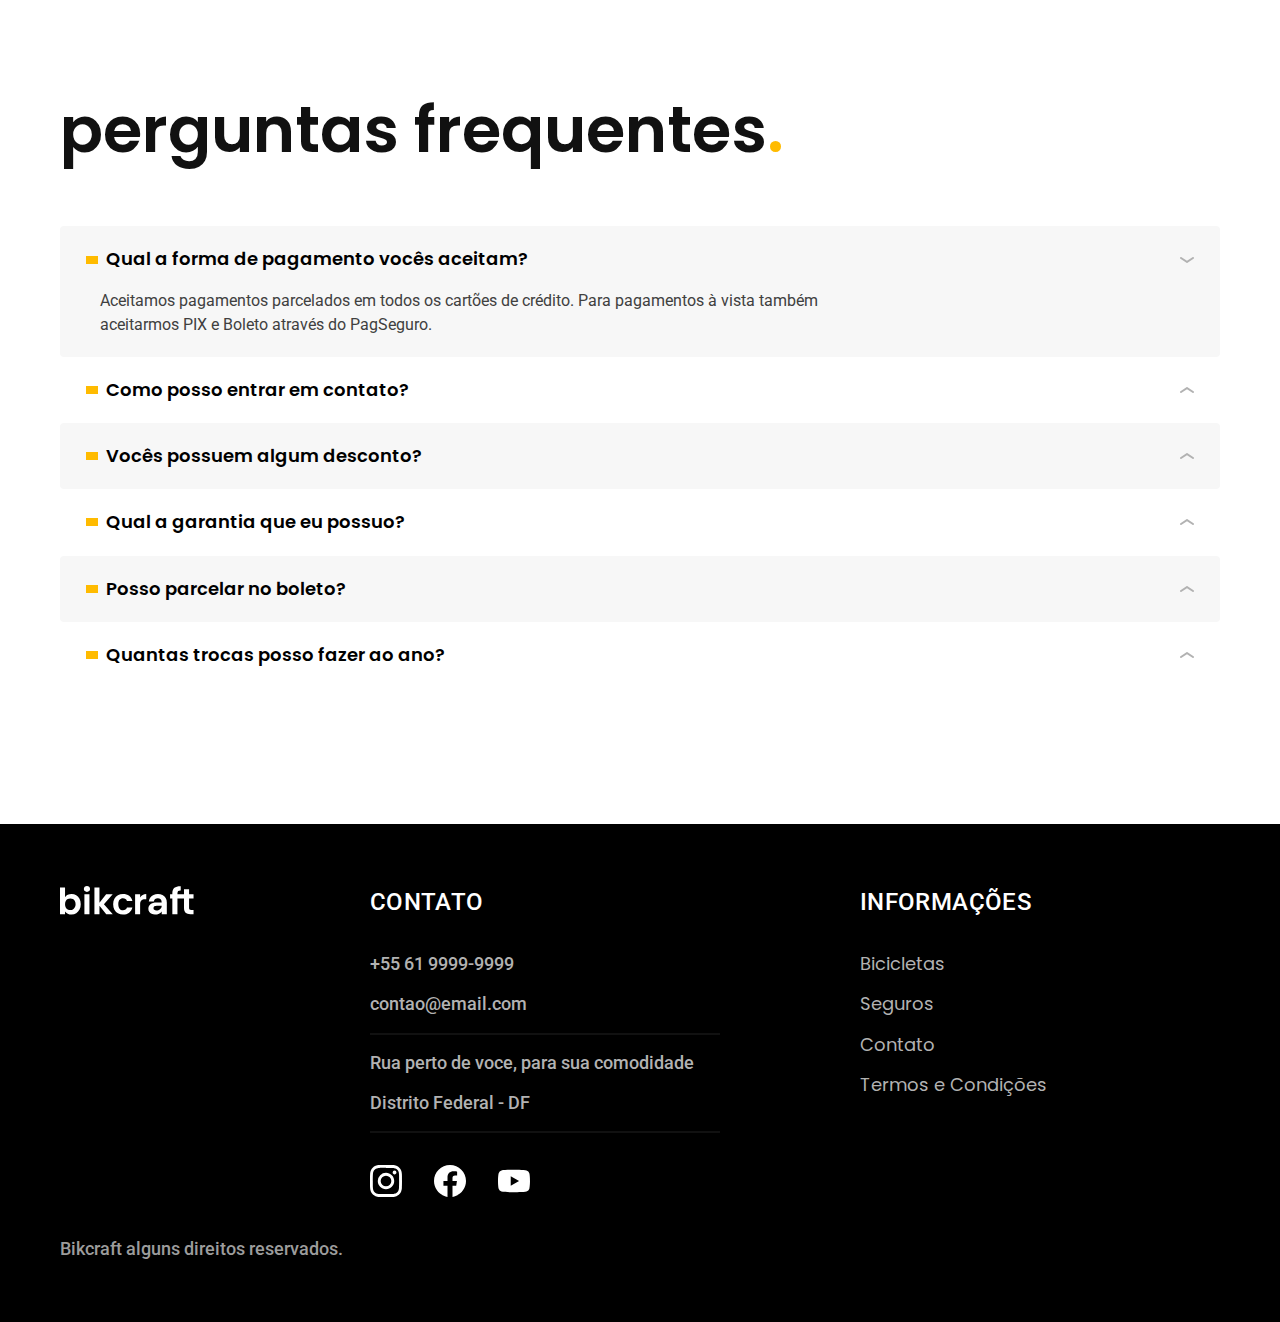
<file: seguros.html>
<!DOCTYPE html>
<html lang="pt-br">

<head>
  <meta charset="UTF-8">
  <meta name="viewport" content="width=device-width, initial-scale=1.0">
  <title>Seguros | Bikcraft</title>
  <meta name="description" content="Termos e Condições">
  <link rel="icon" href="./favicon.svg" type="image/svg+xml">
  <link rel="preload" href="./css/style.min.css" as="style">
  <link rel="stylesheet" href="./css/style.min.css">
  <link rel="preconnect" href="https://fonts.googleapis.com">
  <link rel="preconnect" href="https://fonts.gstatic.com" crossorigin>
  <link href="https://fonts.googleapis.com/css2?family=Merriweather:wght@900&family=Poppins:wght@400;600&family=Roboto:wght@400;500&display=swap" rel="stylesheet">
  <script>document.documentElement.classList.add("js");</script>
</head>

<body id="seguros">
  <header class="header-bg">
    <div class="container header">
      <a href="./">
        <img src="./img/bikcraft.svg" width="136" height="32" alt="Bikcraft">
      </a>
      <nav aria-label="primária">
        <ul class="header-menu font-1-m cor-0">
          <li><a href="./bicicletas.html">Bicicletas</a></li>
          <li><a href="./seguros.html">Seguros</a></li>
          <li><a href="./contato.html">Contato</a></li>
        </ul>
      </nav>
    </div>
  </header>

  <main class="seguros-bg">
    <div class="titulo-bg">
      <div class="titulo container">
        <p class="font-2-l-b cor-5">Escolha o seguro</p>
        <h1 class="font-1-xxl cor-0">você seguro<span class="cor-p1">.</span> </h1>
      </div>
    </div>

    <div class="container seguros">

      <div class="seguros-item">
        <h3 class="font-1-xl cor-6">PRATA</h3>
        <span class="font-1-xl cor-0">R$ 199<span class="font-1-xs cor-6">mensal</span></span>
        <ul class="font-2-m cor-0">
          <li>Duas Trocas por ano</li>
          <li>Assistencia Técnica</li>
          <li>Suporte 08h às 18h</li>
          <li>Cobertura Estadual</li>
        </ul>
        <a class="botao secundario" href="./orcamento.html?tipo=seguro&produto=prata">Inscreva-se</a>
      </div>
      <div class="seguros-item">
        <h3 class="font-1-xl cor-p1">Ouro</h3>
        <span class="font-1-xl cor-0">R$ 299 <span class="font-1-xs cor-6">mensal</span> </span>
        <ul class="font-2-m cor-0">
          <li>Cinco Trocas por ano</li>
          <li>Assistencia Especial</li>
          <li>Suporte 24h</li>
          <li>Cobertura Nacional</li>
          <li>Descontos em parcerios</li>
          <li>Acesso ao Clube Bikcraft</li>
        </ul>
        <a class="botao" href="./orcamento.html?tipo=seguro&produto=ouro">Inscreva-se</a>
      </div>
    </div>
  </main>

  <article class="vantagens-bg">
    <div class="vantagens container">
      <h2 class="font-1-xxl cor-0">Vantagens<span class="cor-p1">.</span></h2>
      <ul>
        <li>
          <img src="./img/icones/eletrica.svg" width="24" height="24" alt="">
          <h3 class="font-1-l cor-0">Reparo Elétrico</h3>
          <p class="font-2-s cor-5">Garantimos o reparo completo do seu motor em caso de falhas. Sabemos que falhas são raras, mas estamos aqui para caso ocorra.</p>
        </li>
        <li>
          <img src="./img/icones/carbono.svg" width="24" height="24" alt="">
          <h3 class="font-1-l cor-0">Carbono</h3>
          <p class="font-2-s cor-5">Nossos quadros são feitos para durar para sempre. Mas caso algo ocorra, ficamos felizes em reparar.</p>
        </li>
        <li>
          <img src="./img/icones/sustentavel.svg" width="24" height="24" alt="">
          <h3 class="font-1-l cor-0">Sustentavel</h3>
          <p class="font-2-s cor-5">Trabalhamos com a filosofia de desperdício zero. Qualquer parte defeituosa é reciclada e reutilizada em outro projeto.</p>
        </li>
        <li>
          <img src="./img/icones/rastreador.svg" width="24" height="24" alt="">
          <h3 class="font-1-l cor-0">Rastreador</h3>
          <p class="font-2-s cor-5">Utilizamos o GPS da sua Bikcraft em conjunto com especialistas em segurança para efetuarmos a recuperação.</p>
        </li>
        <li>
          <img src="./img/icones/seguro.svg" width="24" height="24" alt="">
          <h3 class="font-1-l cor-0">Segurança</h3>
          <p class="font-2-s cor-5">Com o seguro Bikcraft você pode ficar tranquilo em saber que o seu dinheiro não será perdido em casos de roubo.</p>
        </li>
        <li>
          <img src="./img/icones/velocidade.svg" width="24" height="24" alt="">
          <h3 class="font-1-l cor-0">Rapidez</h3>
          <p class="font-2-s cor-5">A sua Bikcraft ficará pronta para uso no mesmo dia, caso você traga ela para ser reparada em uma das filiais.</p>
        </li>
      </ul>
    </div>
  </article>

  <article class="perguntas container">
    <h2 class="font-1-xxl">perguntas frequentes<span class="cor-p1">.</span></h2>
    <dl>
      <div>
        <dt><button class="font-1-m-b" aria-controls="pergunta1" aria-expanded="true">Qual a forma de pagamento vocês aceitam?</button></dt>
        <dd id="pergunta1" class="font-2-s cor-9 ativa">Aceitamos pagamentos parcelados em todos os cartões de crédito. Para pagamentos à vista também aceitarmos PIX e Boleto através do PagSeguro.</dd>
      </div>
      <div>
        <dt><button class="font-1-m-b" aria-controls="pergunta2" aria-expanded="false">Como posso entrar em contato?</button></dt>
        <dd id="pergunta2" class="font-2-s cor-9">Aceitamos pagamentos parcelados em todos os cartões de crédito. Para pagamentos à vista também aceitarmos PIX e Boleto através do PagSeguro.</dd>
      </div>
      <div>
        <dt><button class="font-1-m-b" aria-controls="pergunta3" aria-expanded="false">Vocês possuem algum desconto?</button></dt>
        <dd id="pergunta3" class="font-2-s cor-9">Aceitamos pagamentos parcelados em todos os cartões de crédito. Para pagamentos à vista também aceitarmos PIX e Boleto através do PagSeguro.</dd>
      </div>
      <div>
        <dt><button class="font-1-m-b" aria-controls="pergunta4" aria-expanded="false">Qual a garantia que eu possuo?</button></dt>
        <dd id="pergunta4" class="font-2-s cor-9">Aceitamos pagamentos parcelados em todos os cartões de crédito. Para pagamentos à vista também aceitarmos PIX e Boleto através do PagSeguro.</dd>
      </div>
      <div>
        <dt><button class="font-1-m-b" aria-controls="pergunta5" aria-expanded="false">Posso parcelar no boleto?</button></dt>
        <dd id="pergunta5" class="font-2-s cor-9">Aceitamos pagamentos parcelados em todos os cartões de crédito. Para pagamentos à vista também aceitarmos PIX e Boleto através do PagSeguro.</dd>
      </div>
      <div>
        <dt><button class="font-1-m-b" aria-controls="pergunta6" aria-expanded="false">Quantas trocas posso fazer ao ano?</button></dt>
        <dd id="pergunta6" class="font-2-s cor-9">Aceitamos pagamentos parcelados em todos os cartões de crédito. Para pagamentos à vista também aceitarmos PIX e Boleto através do PagSeguro.</dd>
      </div>
    </dl>
  </article>

  <footer class="footer-bg">
    <div class="footer container">
      <img src="./img/bikcraft.svg" width="136" height="32" alt="bikcraft">
      <div class="footer-contato">
        <h3 class="font-2-l-b cor-0">Contato</h3>
        <ul class="font-2-m cor-5">
          <li><a href="tel:+55619999-9999">+55 61 9999-9999</a></li>
          <li><a href="mailto:contao@email.com">contao@email.com</a></li>
          <li>Rua perto de voce, para sua comodidade</li>
          <li>Distrito Federal - DF</li>
        </ul>
        <div class="footer-redes">
          <a href="./">
            <img src="./img/redes/instagram.svg" width="32" height="32" alt="instagram">
          </a>
          <a href="./">
            <img src="./img/redes/facebook.svg" width="32" height="32" alt="facebook">
          </a>
          <a href="">
            <img src="./img/redes/youtube.svg" width="32" height="32" alt="youtube">
          </a>
        </div>
      </div>
      <div class="footer-informacoes">
        <h3 class="font-2-l-b cor-0">Informações</h3>
        <nav>
          <ul class="font-1-m cor-5">
            <li><a href="./bicicletas.html">Bicicletas</a></li>
            <li><a href="./seguros.html">Seguros</a></li>
            <li><a href="./contato.html">Contato</a></li>
            <li><a href="./termos.html">Termos e Condições</a></li>
          </ul>
        </nav>
      </div>
      <p class="footer-copy font-2-m cor-6">Bikcraft alguns direitos reservados.</p>
    </div>
  </footer>
  <script src="./js/script.js"></script>
</body>

</html>
</file>
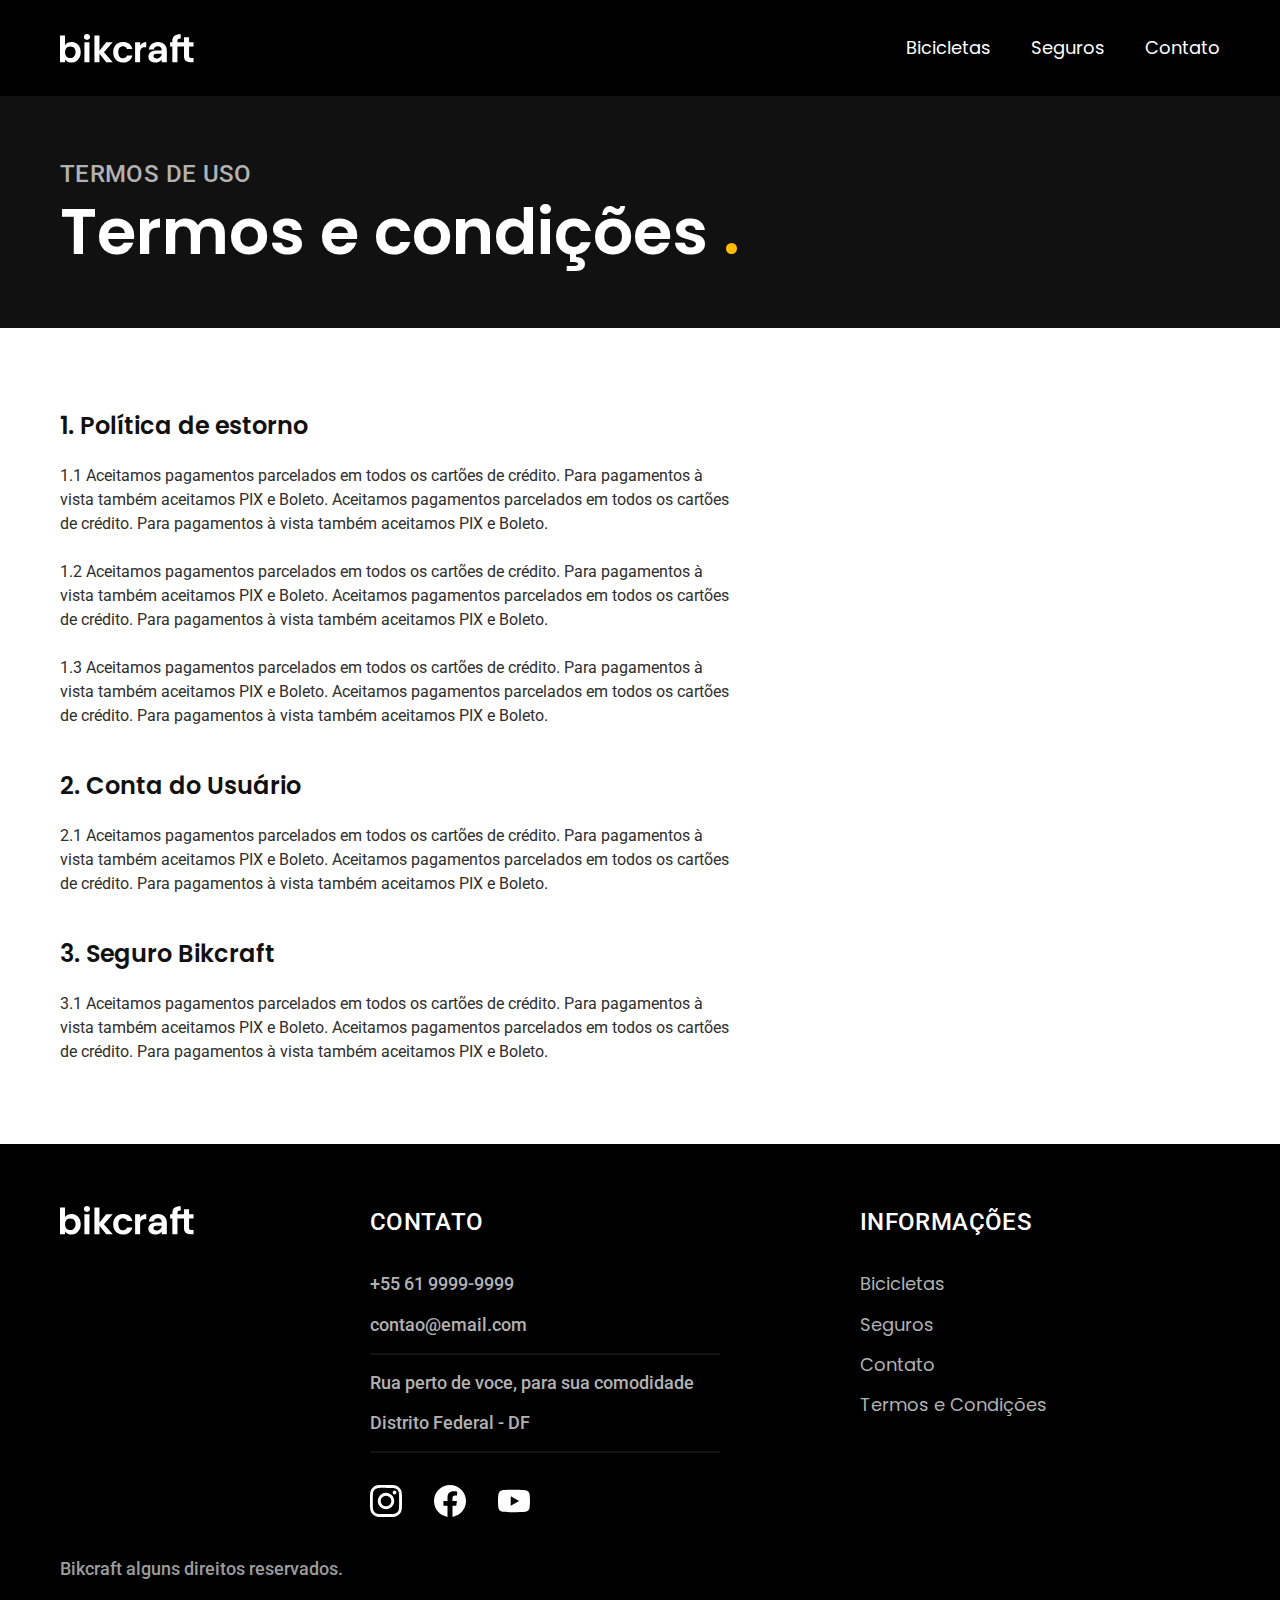
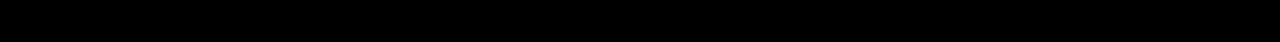
<file: termos.html>
<!DOCTYPE html>
<html lang="pt-br">

<head>
  <meta charset="UTF-8">
  <meta name="viewport" content="width=device-width, initial-scale=1.0">
  <title>Termos e Condições | Bikcraft</title>
  <meta name="description" content="Termos e Condições">
  <link rel="icon" href="./favicon.svg" type="image/svg+xml">
  <link rel="preload" href="./css/style.min.css" as="style">
  <link rel="stylesheet" href="./css/style.min.css">
  <link rel="preconnect" href="https://fonts.googleapis.com">
  <link rel="preconnect" href="https://fonts.gstatic.com" crossorigin>
  <link href="https://fonts.googleapis.com/css2?family=Merriweather:wght@900&family=Poppins:wght@400;600&family=Roboto:wght@400;500&display=swap" rel="stylesheet">
  <script>document.documentElement.classList.add("js");</script>
</head>

<body id="termos">
  <header class="header-bg">
    <div class="container header">
      <a href="./">
        <img src="./img/bikcraft.svg" width="136" height="32" alt="Bikcraft">
      </a>
      <nav aria-label="primária">
        <ul class="header-menu font-1-m cor-0">
          <li><a href="./bicicletas.html">Bicicletas</a></li>
          <li><a href="./seguros.html">Seguros</a></li>
          <li><a href="./contato.html">Contato</a></li>
        </ul>
      </nav>
    </div>
  </header>

  <main>
    <div class="titulo-bg">
      <div class="titulo container">
        <p class="font-2-l-b cor-5">Termos de uso</p>
        <h1 class="font-1-xxl cor-0">Termos e condições <span class="cor-p1">.</span> </h1>
      </div>
    </div>
    <div class="termos font-2-s cor-10 container">
      <h2 class="font-1-l cor-11">1. Política de estorno</h2>
      <p>1.1 Aceitamos pagamentos parcelados em todos os cartões de crédito. Para pagamentos à vista também aceitamos PIX e Boleto. Aceitamos pagamentos parcelados em todos os cartões de crédito. Para pagamentos à vista também aceitamos PIX e Boleto.</p>
      <p>1.2 Aceitamos pagamentos parcelados em todos os cartões de crédito. Para pagamentos à vista também aceitamos PIX e Boleto. Aceitamos pagamentos parcelados em todos os cartões de crédito. Para pagamentos à vista também aceitamos PIX e Boleto.</p>
      <p>1.3 Aceitamos pagamentos parcelados em todos os cartões de crédito. Para pagamentos à vista também aceitamos PIX e Boleto. Aceitamos pagamentos parcelados em todos os cartões de crédito. Para pagamentos à vista também aceitamos PIX e Boleto.</p>
      <h2 class="font-1-l cor-11">2. Conta do Usuário</h2>
      <p>2.1 Aceitamos pagamentos parcelados em todos os cartões de crédito. Para pagamentos à vista também aceitamos PIX e Boleto. Aceitamos pagamentos parcelados em todos os cartões de crédito. Para pagamentos à vista também aceitamos PIX e Boleto.</p>
      <h2 class="font-1-l cor-11">3. Seguro Bikcraft</h2>
      <p>3.1 Aceitamos pagamentos parcelados em todos os cartões de crédito. Para pagamentos à vista também aceitamos PIX e Boleto. Aceitamos pagamentos parcelados em todos os cartões de crédito. Para pagamentos à vista também aceitamos PIX e Boleto.</p>
    </div>

  </main>

  <footer class="footer-bg">
    <div class="footer container">
      <img src="./img/bikcraft.svg" width="136" height="32" alt="bikcraft">
      <div class="footer-contato">
        <h3 class="font-2-l-b cor-0">Contato</h3>
        <ul class="font-2-m cor-5">
          <li><a href="tel:+55619999-9999">+55 61 9999-9999</a></li>
          <li><a href="mailto:contao@email.com">contao@email.com</a></li>
          <li>Rua perto de voce, para sua comodidade</li>
          <li>Distrito Federal - DF</li>
        </ul>
        <div class="footer-redes">
          <a href="./">
            <img src="./img/redes/instagram.svg" width="32" height="32" alt="instagram">
          </a>
          <a href="./">
            <img src="./img/redes/facebook.svg" width="32" height="32" alt="facebook">
          </a>
          <a href="">
            <img src="./img/redes/youtube.svg" width="32" height="32" alt="youtube">
          </a>
        </div>
      </div>
      <div class="footer-informacoes">
        <h3 class="font-2-l-b cor-0">Informações</h3>
        <nav>
          <ul class="font-1-m cor-5">
            <li><a href="./bicicletas.html">Bicicletas</a></li>
            <li><a href="./seguros.html">Seguros</a></li>
            <li><a href="./contato.html">Contato</a></li>
            <li><a href="./termos.html">Termos e Condições</a></li>
          </ul>
        </nav>
      </div>
      <p class="footer-copy font-2-m cor-6">Bikcraft alguns direitos reservados.</p>
    </div>
  </footer>
  <script src="./js/script.js"></script>
</body>

</html>
</file>
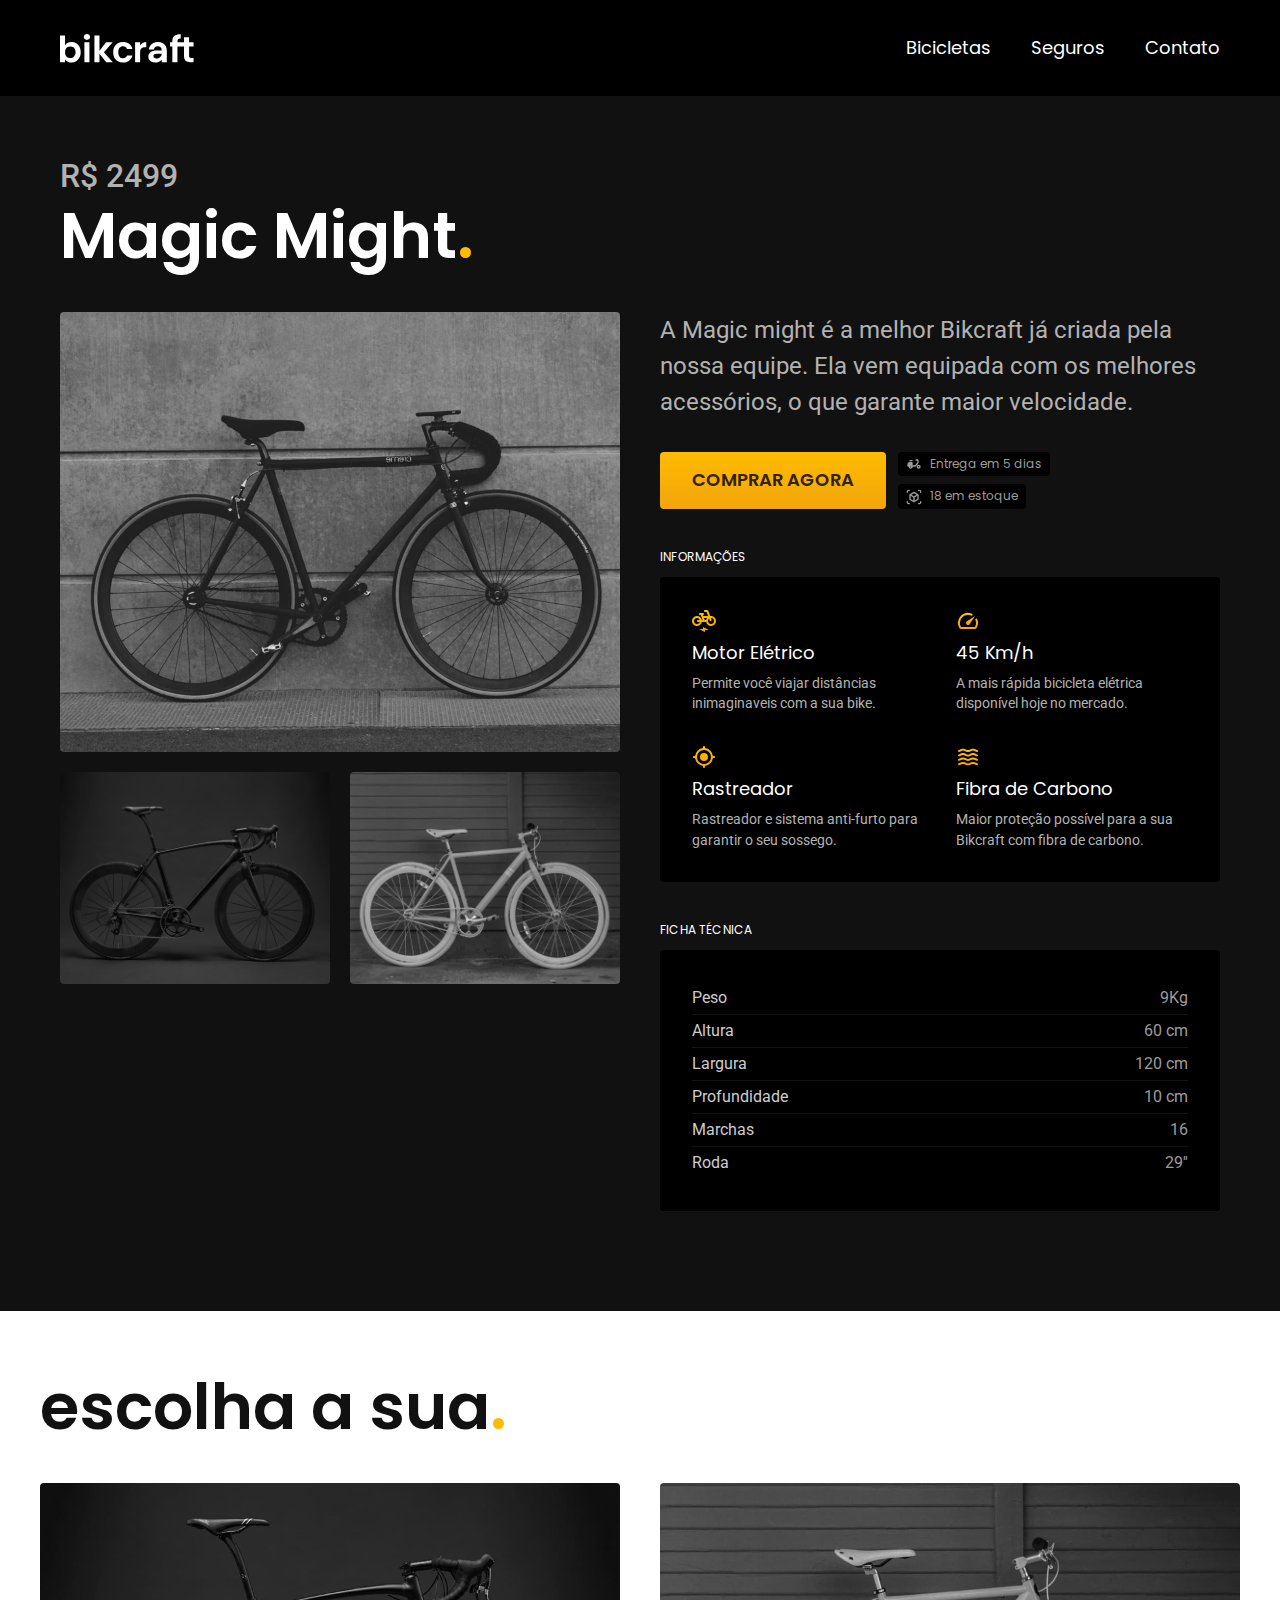
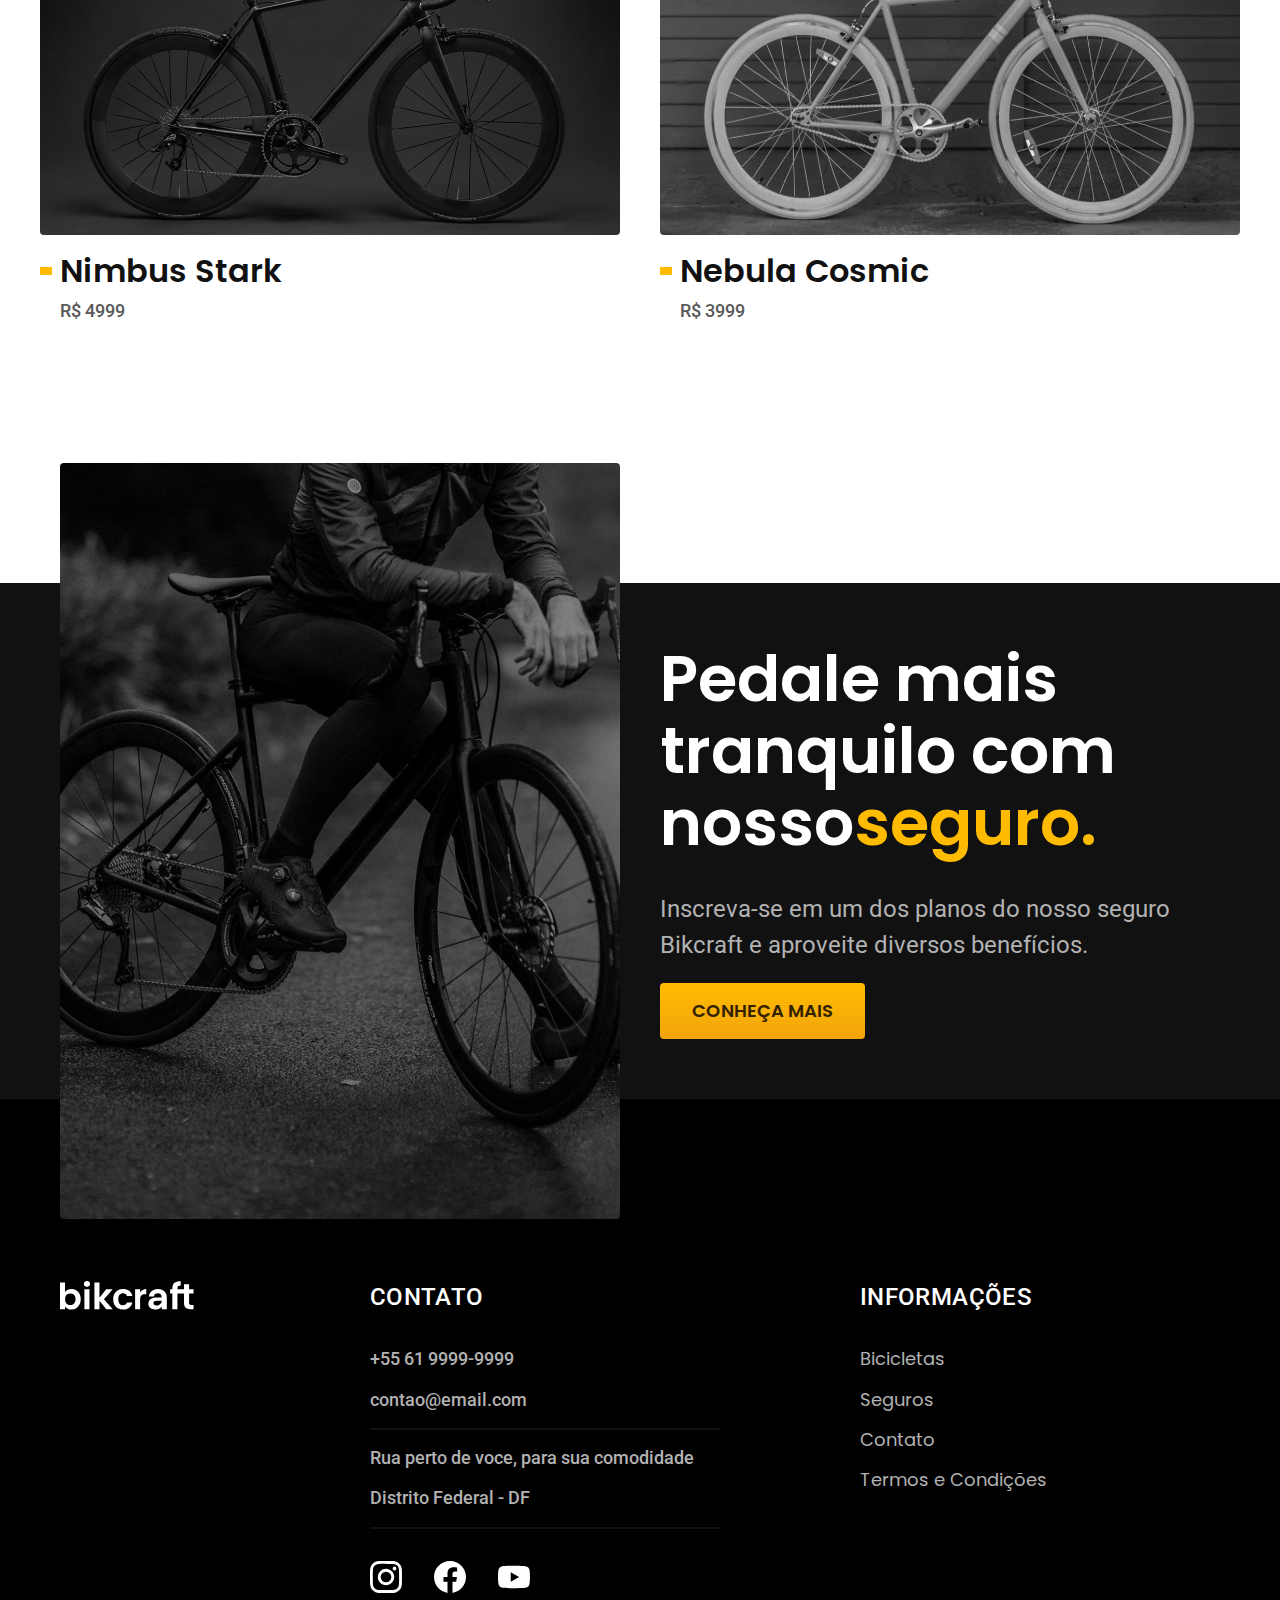
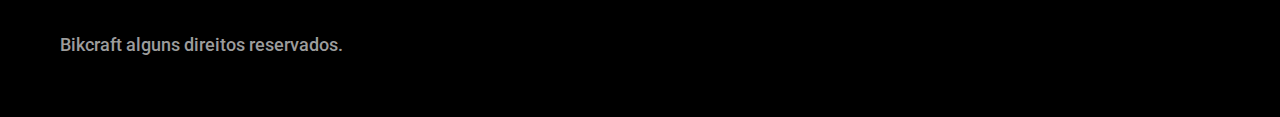
<file: bicicletas/magic.html>
<!DOCTYPE html>
<html lang="pt-br">

<head>
  <meta charset="UTF-8">
  <meta name="viewport" content="width=device-width, initial-scale=1.0">
  <title>Magic | Bikcraft</title>
  <meta name="description" content="Termos e Condições">
  <link rel="icon" href="../favicon.svg" type="image/svg+xml">
  <link rel="preload" href="../css/style.min.css" as="style">
  <link rel="stylesheet" href="../css/style.min.css">
  <link rel="preconnect" href="https://fonts.googleapis.com">
  <link rel="preconnect" href="https://fonts.gstatic.com" crossorigin>
  <link href="https://fonts.googleapis.com/css2?family=Merriweather:wght@900&family=Poppins:wght@400;600&family=Roboto:wght@400;500&display=swap" rel="stylesheet">
  <script>document.documentElement.classList.add("js");</script>
</head>

<body id="bicicleta">
  <header class="header-bg">
    <div class="container header">
      <a href="../">
        <img src="../img/bikcraft.svg" alt="Bikcraft">
      </a>
      <nav aria-label="primária">
        <ul class="header-menu font-1-m cor-0">
          <li><a href="../bicicletas.html">Bicicletas</a></li>
          <li><a href="../seguros.html">Seguros</a></li>
          <li><a href="../contato.html">Contato</a></li>
        </ul>
      </nav>
    </div>
  </header>

  <main class="titulo-bg">
    <div>
      <div class="titulo container">
        <p class="font-2-xl cor-5">R$ 2499</p>
        <h1 class="font-1-xxl cor-0">Magic Might<span class="cor-p1">.</span> </h1>
      </div>
    </div>
    <div class="bicicleta container">
      <div class="bicicleta-imagens">
        <img src="../img/bicicleta/nimbus2.jpg" alt="">
        <img src="../img/bicicleta/nimbus1.jpg" alt="">
        <img src="../img/bicicleta/nimbus3.jpg" alt="">
      </div>
      <div class="bicicleta-conteudo">
        <p class="font-2-l cor-5">A Magic might é a melhor Bikcraft já criada pela nossa equipe. Ela vem equipada com os melhores acessórios, o que garante maior velocidade.</p>
        <div class="bicicleta-comprar">
          <a href="../orcamento.html?tipo=bikcraft&produto=magic" class="botao">Comprar agora</a>
          <span class="font-1-xs cor-6">
            <img src="../img/icones/entrega.svg" alt="">
            Entrega em 5 dias
          </span>
          <span class="font-1-xs cor-6">
            <img src="../img/icones/estoque.svg" alt="">
            18 em estoque
          </span>
        </div>

        <h2 class="font-1-xs cor-0">Informações</h2>
        <ul class="bicicleta-informacoes">
          <li>
            <img src="../img/icones/eletrica.svg" alt="">
            <h3 class="font-1-m cor-0">Motor Elétrico</h3>
            <p class="font-2-xs cor-5">Permite você viajar distâncias inimaginaveis com a sua bike.</p>
          </li>
          <li>
            <img src="../img/icones/velocidade.svg" alt="">
            <h3 class="font-1-m cor-0">45 Km/h</h3>
            <p class="font-2-xs cor-5">A mais rápida bicicleta elétrica disponível hoje no mercado.</p>
          </li>
          <li>
            <img src="../img/icones/rastreador.svg" alt="">
            <h3 class="font-1-m cor-0">Rastreador</h3>
            <p class="font-2-xs cor-5">Rastreador e sistema anti-furto para garantir o seu sossego.</p>
          </li>
          <li>
            <img src="../img/icones/carbono.svg" alt="">
            <h3 class="font-1-m cor-0">Fibra de Carbono</h3>
            <p class="font-2-xs cor-5">Maior proteção possível para a sua Bikcraft com fibra de carbono.</p>
          </li>
        </ul>
        <h2 class="font-1-xs cor-0">Ficha Técnica</h2>
        <ul class="bicicleta-ficha font-2-s cor-4">
          <li>Peso <span>9Kg</span></li>
          <li>Altura <span>60 cm</span></li>
          <li>Largura <span>120 cm</span></li>
          <li>Profundidade <span>10 cm</span></li>
          <li>Marchas <span>16</span></li>
          <li>Roda <span>29''</span></li>
        </ul>
      </div>
    </div>

  </main>

  <article class="bicicletas-lista container">
    <h2 class=" font-1-xxl">escolha a sua<span class="cor-p1">.</span></h2>

    <ul>
      <li>
        <a href="./nimbus.html">
          <img src="../img/bicicletas/nimbus.jpg" alt="Bicicleta preta">
          <h3 class="font-1-xl">Nimbus Stark</h3>
          <span class="font-2-m cor-8">R$ 4999</span>
        </a>
      </li>
      <li>
        <a href="./nebula.html">
          <img src="../img/bicicletas/nebula.jpg" alt="Bicicleta preta">
          <h3 class="font-1-xl">Nebula Cosmic</h3>
          <span class="font-2-m cor-8">R$ 3999</span>
        </a>
      </li>
    </ul>
  </article>

  <article class="seguro-bg">
    <div class="seguro container">
      <div class="seguro-imagem">
        <img src="../img/fotos/seguros.jpg" alt="Pessoa parada em cima de uma bicicleta">
      </div>
      <div class="seguro-conteudo">
        <h2 class="font-1-xxl cor-0">Pedale mais tranquilo com nosso<span class="cor-p1">seguro.</span></h2>
        <p class="font-2-l cor-5">Inscreva-se em um dos planos do nosso seguro Bikcraft e aproveite diversos benefícios.</p>
        <a class="botao" href="../seguros.html">Conheça Mais</a>
      </div>
    </div>
  </article>

  <footer class="footer-bg">
    <div class="footer container">
      <img src="../img/bikcraft.svg" alt="bikcraft">
      <div class="footer-contato">
        <h3 class="font-2-l-b cor-0">Contato</h3>
        <ul class="font-2-m cor-5">
          <li><a href="tel:+55619999-9999">+55 61 9999-9999</a></li>
          <li><a href="mailto:contao@email.com">contao@email.com</a></li>
          <li>Rua perto de voce, para sua comodidade</li>
          <li>Distrito Federal - DF</li>
        </ul>
        <div class="footer-redes">
          <a href="../">
            <img src="../img/redes/instagram.svg" alt="instagram">
          </a>
          <a href="../">
            <img src="../img/redes/facebook.svg" alt="facebook">
          </a>
          <a href="">
            <img src="../img/redes/youtube.svg" alt="youtube">
          </a>
        </div>
      </div>
      <div class="footer-informacoes">
        <h3 class="font-2-l-b cor-0">Informações</h3>
        <nav>
          <ul class="font-1-m cor-5">
            <li><a href="../bicicletas.html">Bicicletas</a></li>
            <li><a href="../seguros.html">Seguros</a></li>
            <li><a href="../contato.html">Contato</a></li>
            <li><a href="../termos.html">Termos e Condições</a></li>
          </ul>
        </nav>
      </div>
      <p class="footer-copy font-2-m cor-6">Bikcraft alguns direitos reservados.</p>
    </div>
  </footer>
  <script src="../js/script.js"></script>
</body>

</html>
</file>
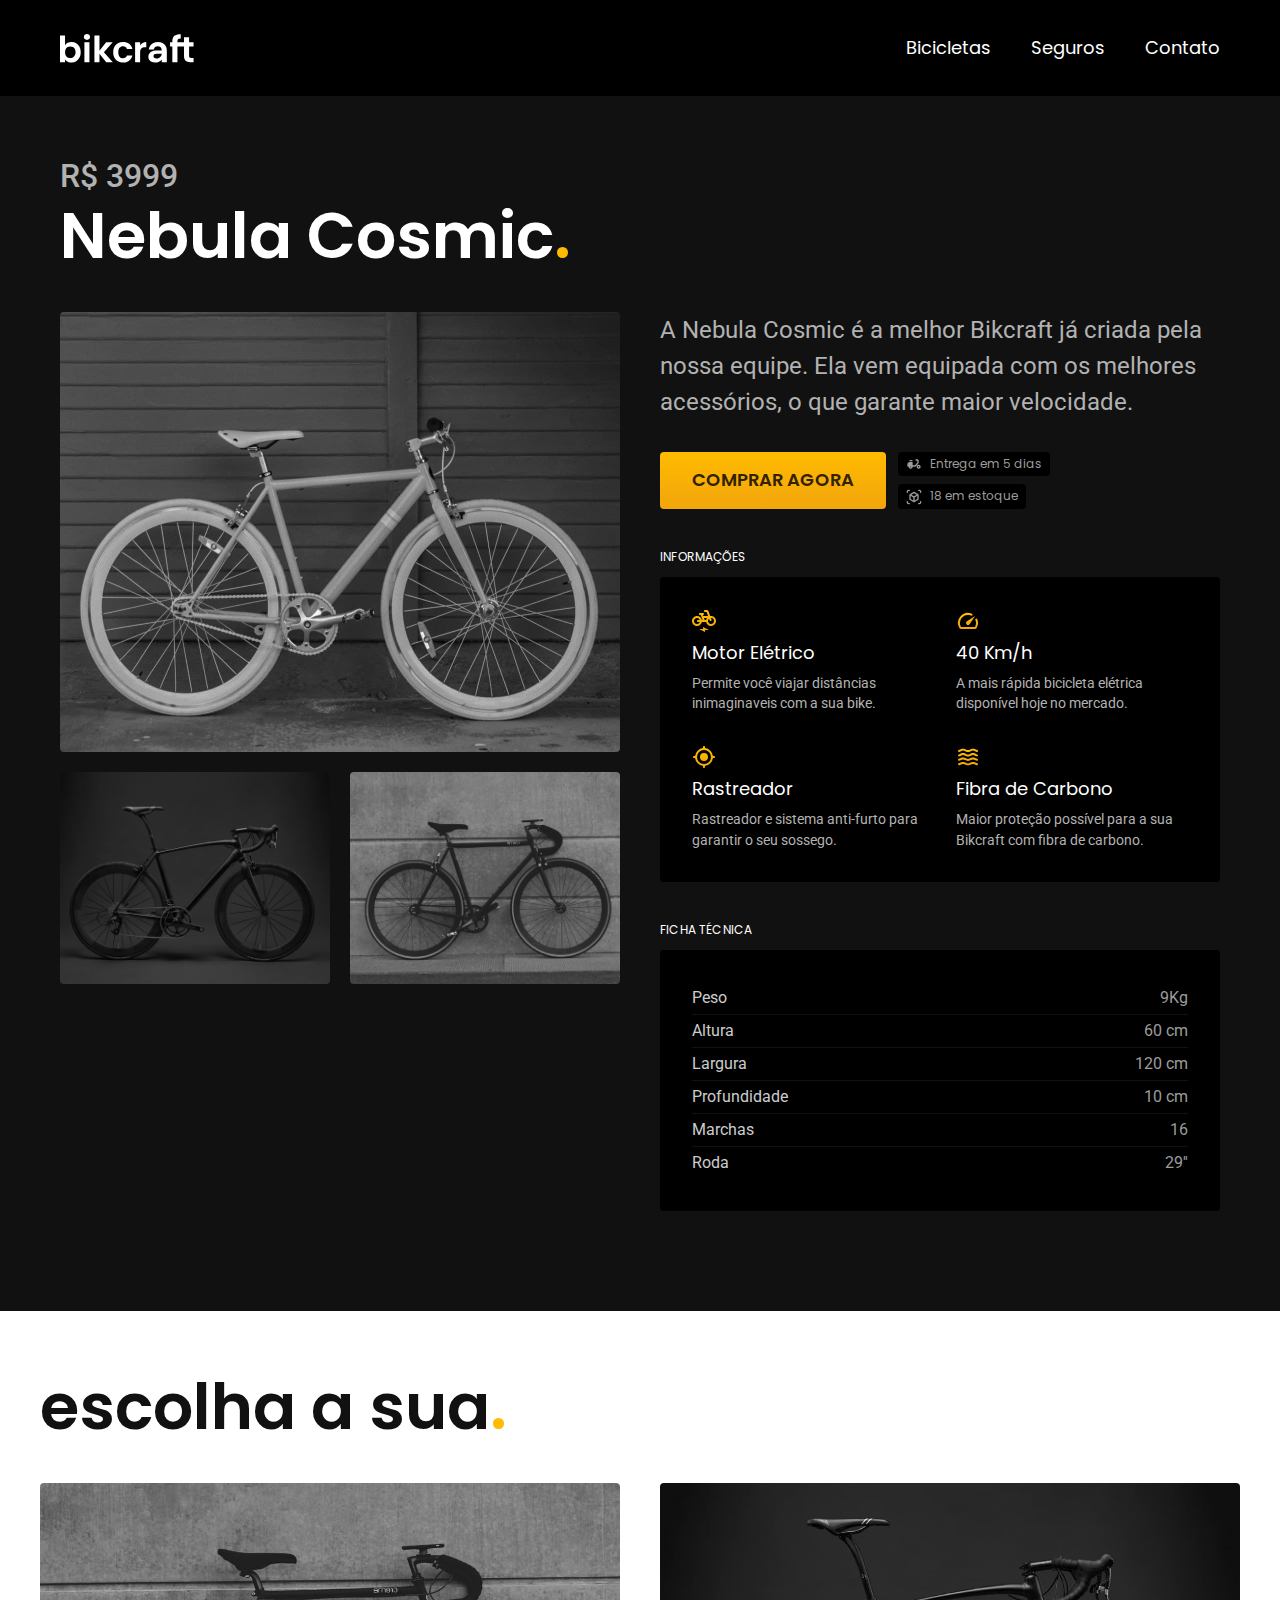
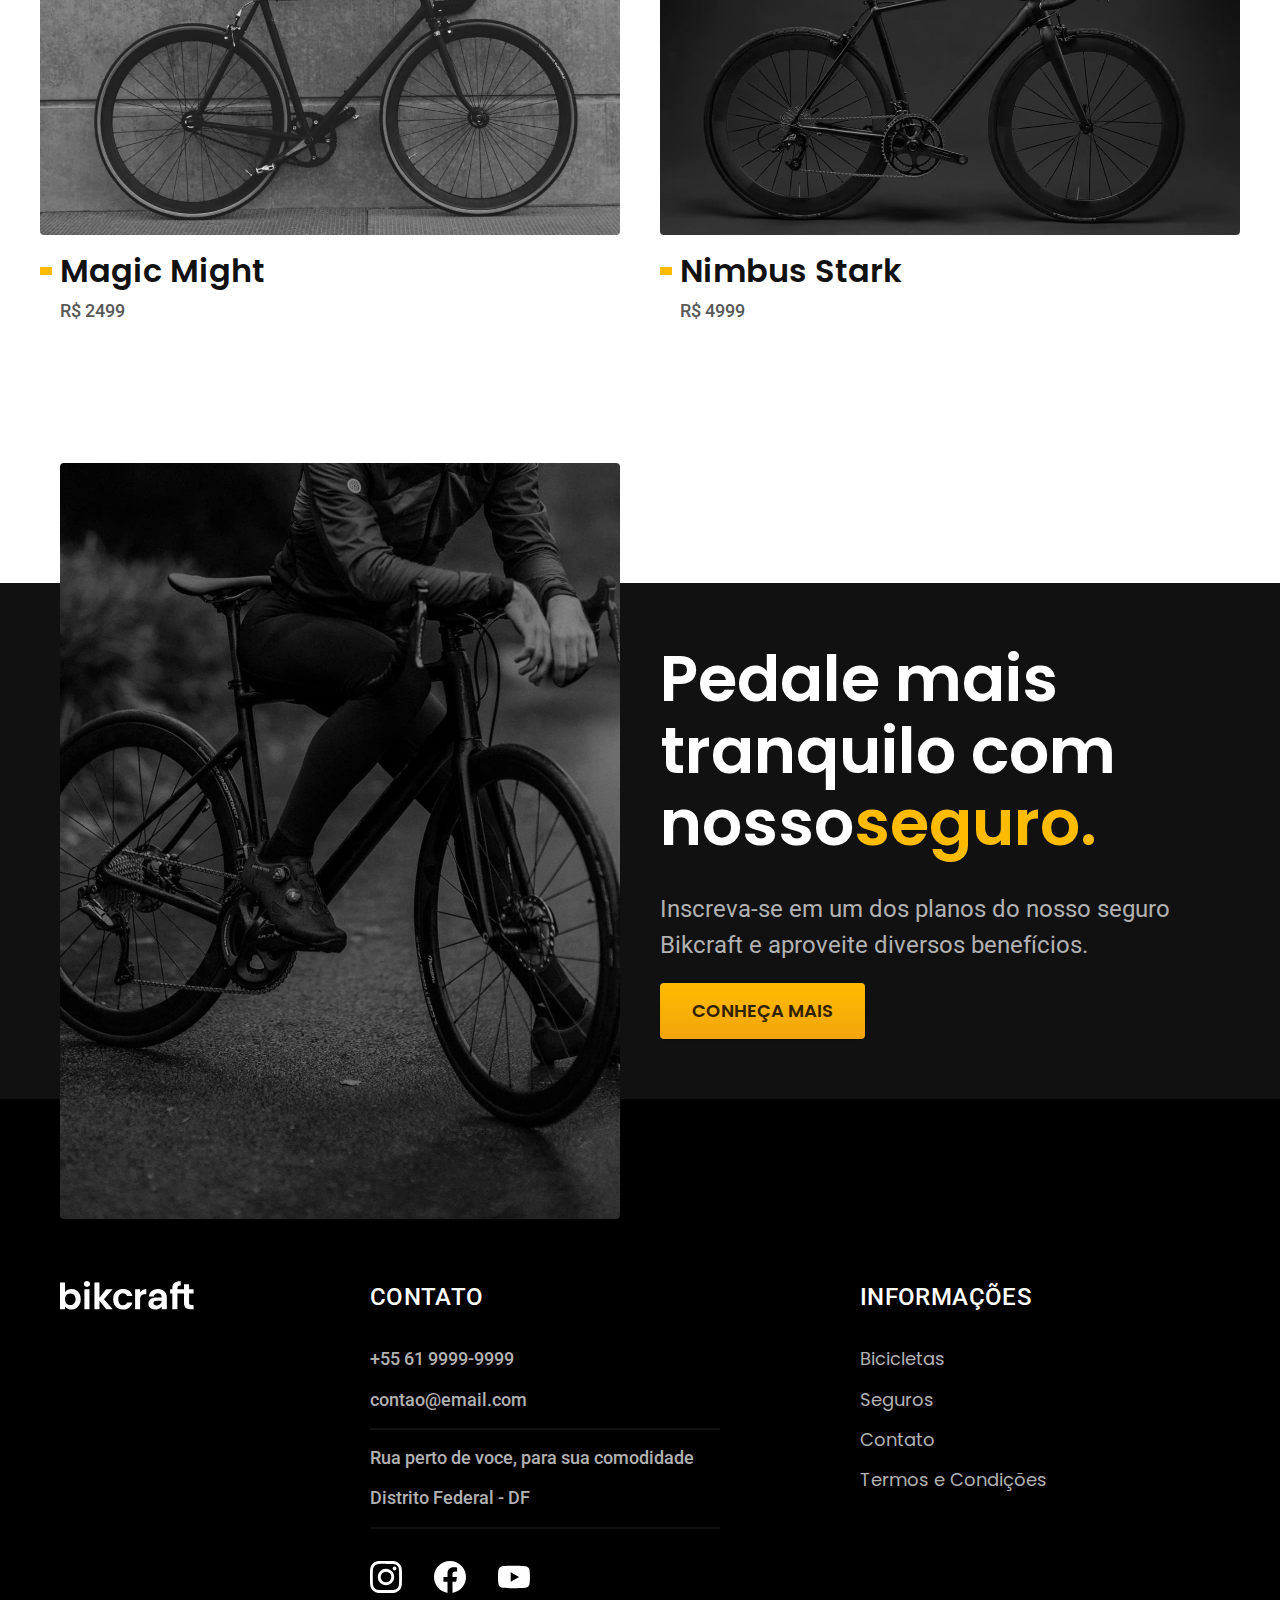
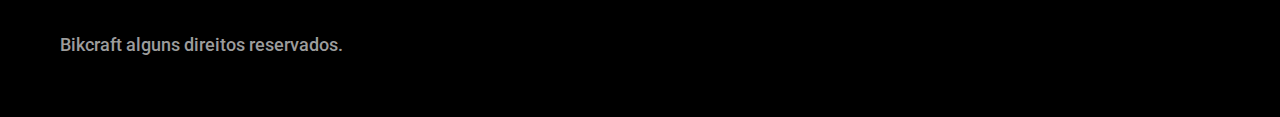
<file: bicicletas/nebula.html>
<!DOCTYPE html>
<html lang="pt-br">

<head>
  <meta charset="UTF-8">
  <meta name="viewport" content="width=device-width, initial-scale=1.0">
  <title>Nebula | Bikcraft</title>
  <meta name="description" content="Termos e Condições">
  <link rel="icon" href="../favicon.svg" type="image/svg+xml">
  <link rel="preload" href="../css/style.min.css" as="style">
  <link rel="stylesheet" href="../css/style.min.css">
  <link rel="preconnect" href="https://fonts.googleapis.com">
  <link rel="preconnect" href="https://fonts.gstatic.com" crossorigin>
  <link href="https://fonts.googleapis.com/css2?family=Merriweather:wght@900&family=Poppins:wght@400;600&family=Roboto:wght@400;500&display=swap" rel="stylesheet">
  <script>document.documentElement.classList.add("js");</script>
</head>

<body id="bicicleta">
  <header class="header-bg">
    <div class="container header">
      <a href="../">
        <img src="../img/bikcraft.svg" alt="Bikcraft">
      </a>
      <nav aria-label="primária">
        <ul class="header-menu font-1-m cor-0">
          <li><a href="../bicicletas.html">Bicicletas</a></li>
          <li><a href="../seguros.html">Seguros</a></li>
          <li><a href="../contato.html">Contato</a></li>
        </ul>
      </nav>
    </div>
  </header>

  <main class="titulo-bg">
    <div>
      <div class="titulo container">
        <p class="font-2-xl cor-5">R$ 3999</p>
        <h1 class="font-1-xxl cor-0">Nebula Cosmic<span class="cor-p1">.</span> </h1>
      </div>
    </div>
    <div class="bicicleta container">
      <div class="bicicleta-imagens">
        <img src="../img/bicicleta/nimbus3.jpg" alt="">
        <img src="../img/bicicleta/nimbus1.jpg" alt="">
        <img src="../img/bicicleta/nimbus2.jpg" alt="">
      </div>
      <div class="bicicleta-conteudo">
        <p class="font-2-l cor-5">A Nebula Cosmic é a melhor Bikcraft já criada pela nossa equipe. Ela vem equipada com os melhores acessórios, o que garante maior velocidade.</p>
        <div class="bicicleta-comprar">
          <a href="../orcamento.html?tipo=bikcraft&produto=nebula" class="botao">Comprar agora</a>
          <span class="font-1-xs cor-6">
            <img src="../img/icones/entrega.svg" alt="">
            Entrega em 5 dias
          </span>
          <span class="font-1-xs cor-6">
            <img src="../img/icones/estoque.svg" alt="">
            18 em estoque
          </span>
        </div>

        <h2 class="font-1-xs cor-0">Informações</h2>
        <ul class="bicicleta-informacoes">
          <li>
            <img src="../img/icones/eletrica.svg" alt="">
            <h3 class="font-1-m cor-0">Motor Elétrico</h3>
            <p class="font-2-xs cor-5">Permite você viajar distâncias inimaginaveis com a sua bike.</p>
          </li>
          <li>
            <img src="../img/icones/velocidade.svg" alt="">
            <h3 class="font-1-m cor-0">40 Km/h</h3>
            <p class="font-2-xs cor-5">A mais rápida bicicleta elétrica disponível hoje no mercado.</p>
          </li>
          <li>
            <img src="../img/icones/rastreador.svg" alt="">
            <h3 class="font-1-m cor-0">Rastreador</h3>
            <p class="font-2-xs cor-5">Rastreador e sistema anti-furto para garantir o seu sossego.</p>
          </li>
          <li>
            <img src="../img/icones/carbono.svg" alt="">
            <h3 class="font-1-m cor-0">Fibra de Carbono</h3>
            <p class="font-2-xs cor-5">Maior proteção possível para a sua Bikcraft com fibra de carbono.</p>
          </li>
        </ul>
        <h2 class="font-1-xs cor-0">Ficha Técnica</h2>
        <ul class="bicicleta-ficha font-2-s cor-4">
          <li>Peso <span>9Kg</span></li>
          <li>Altura <span>60 cm</span></li>
          <li>Largura <span>120 cm</span></li>
          <li>Profundidade <span>10 cm</span></li>
          <li>Marchas <span>16</span></li>
          <li>Roda <span>29''</span></li>
        </ul>
      </div>
    </div>

  </main>

  <article class="bicicletas-lista container">
    <h2 class=" font-1-xxl">escolha a sua<span class="cor-p1">.</span></h2>

    <ul>
      <li>
        <a href="./magic.html">
          <img src="../img/bicicletas/magic.jpg" alt="Bicicleta preta">
          <h3 class="font-1-xl">Magic Might</h3>
          <span class="font-2-m cor-8">R$ 2499</span>
        </a>
      </li>
      <li>
        <a href="./nimbus.html">
          <img src="../img/bicicletas/nimbus.jpg" alt="Bicicleta preta">
          <h3 class="font-1-xl">Nimbus Stark</h3>
          <span class="font-2-m cor-8">R$ 4999</span>
        </a>
      </li>
    </ul>
  </article>

  <article class="seguro-bg">
    <div class="seguro container">
      <div class="seguro-imagem">
        <img src="../img/fotos/seguros.jpg" alt="Pessoa parada em cima de uma bicicleta">
      </div>
      <div class="seguro-conteudo">
        <h2 class="font-1-xxl cor-0">Pedale mais tranquilo com nosso<span class="cor-p1">seguro.</span></h2>
        <p class="font-2-l cor-5">Inscreva-se em um dos planos do nosso seguro Bikcraft e aproveite diversos benefícios.</p>
        <a class="botao" href="../seguros.html">Conheça Mais</a>
      </div>
    </div>
  </article>

  <footer class="footer-bg">
    <div class="footer container">
      <img src="../img/bikcraft.svg" alt="bikcraft">
      <div class="footer-contato">
        <h3 class="font-2-l-b cor-0">Contato</h3>
        <ul class="font-2-m cor-5">
          <li><a href="tel:+55619999-9999">+55 61 9999-9999</a></li>
          <li><a href="mailto:contao@email.com">contao@email.com</a></li>
          <li>Rua perto de voce, para sua comodidade</li>
          <li>Distrito Federal - DF</li>
        </ul>
        <div class="footer-redes">
          <a href="../">
            <img src="../img/redes/instagram.svg" alt="instagram">
          </a>
          <a href="../">
            <img src="../img/redes/facebook.svg" alt="facebook">
          </a>
          <a href="">
            <img src="../img/redes/youtube.svg" alt="youtube">
          </a>
        </div>
      </div>
      <div class="footer-informacoes">
        <h3 class="font-2-l-b cor-0">Informações</h3>
        <nav>
          <ul class="font-1-m cor-5">
            <li><a href="../bicicletas.html">Bicicletas</a></li>
            <li><a href="../seguros.html">Seguros</a></li>
            <li><a href="../contato.html">Contato</a></li>
            <li><a href="../termos.html">Termos e Condições</a></li>
          </ul>
        </nav>
      </div>
      <p class="footer-copy font-2-m cor-6">Bikcraft alguns direitos reservados.</p>
    </div>
  </footer>
  <script src="../js/script.js"></script>
</body>

</html>
</file>
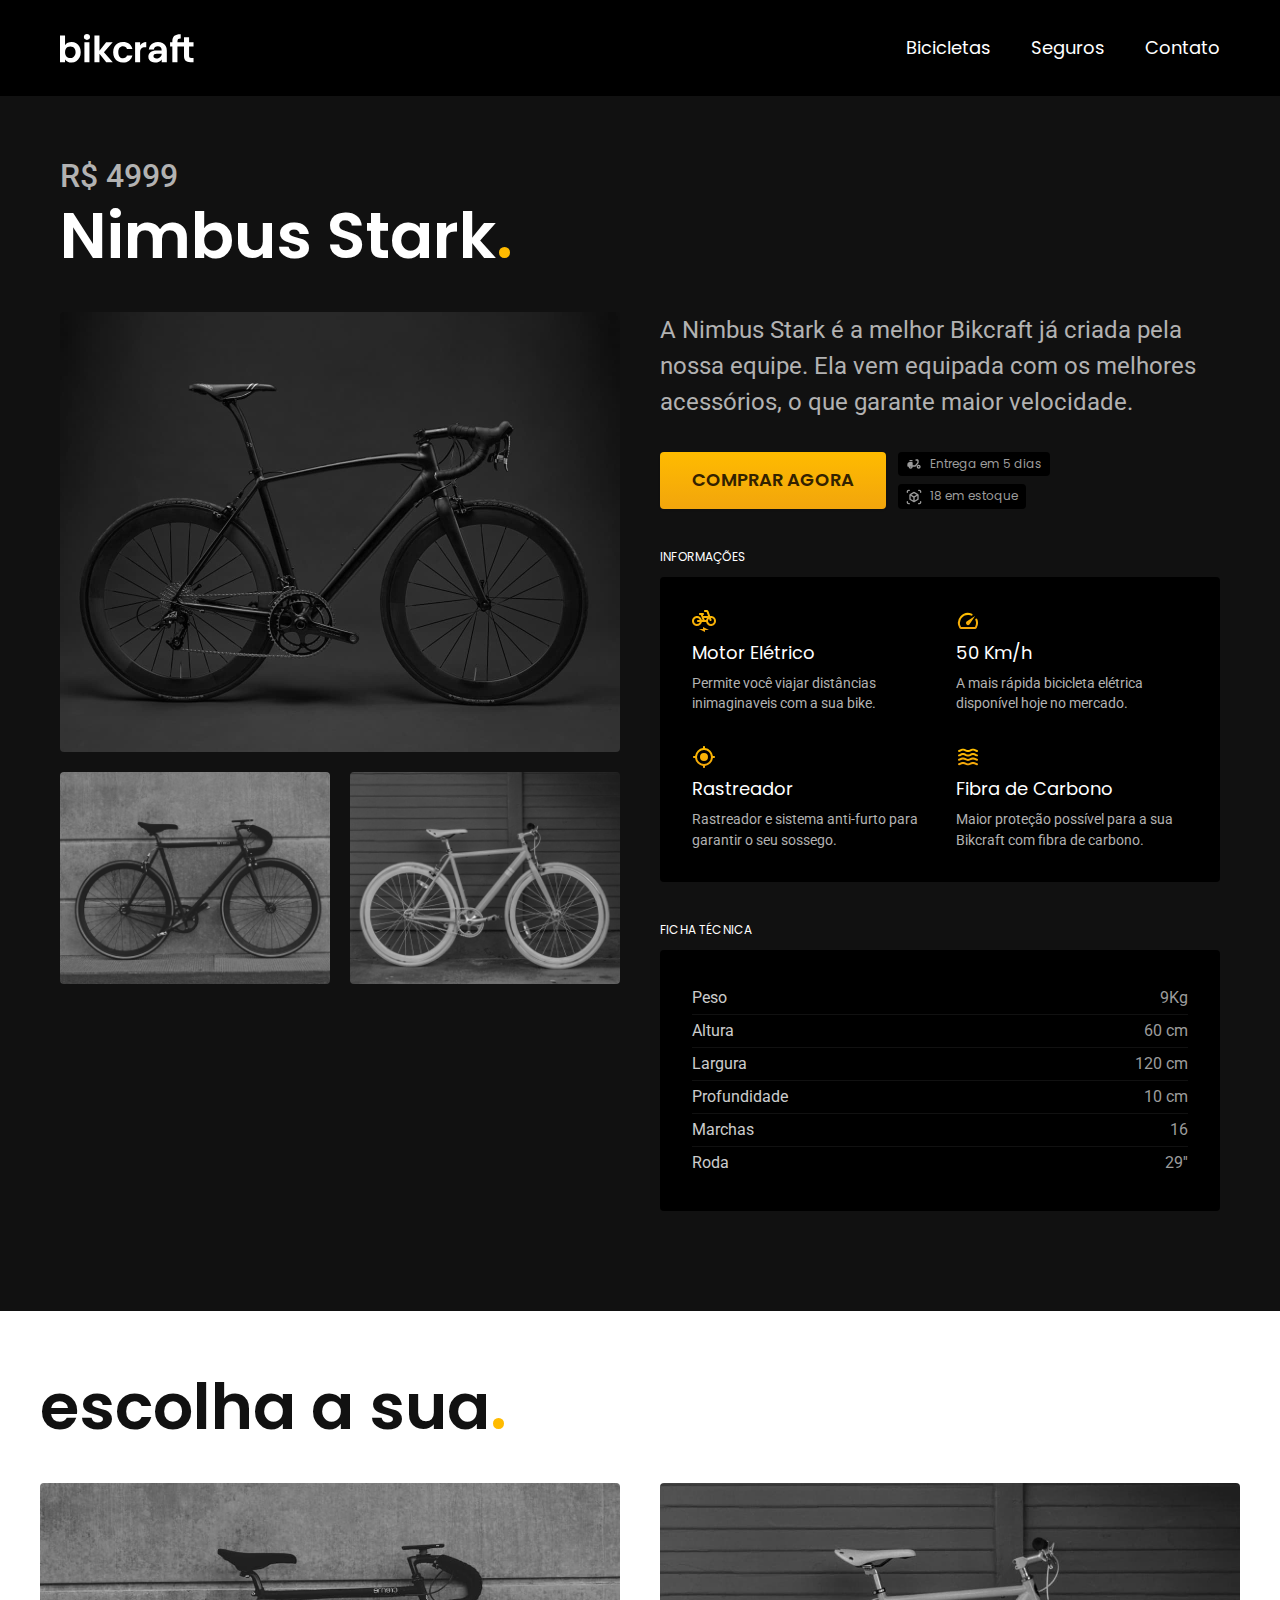
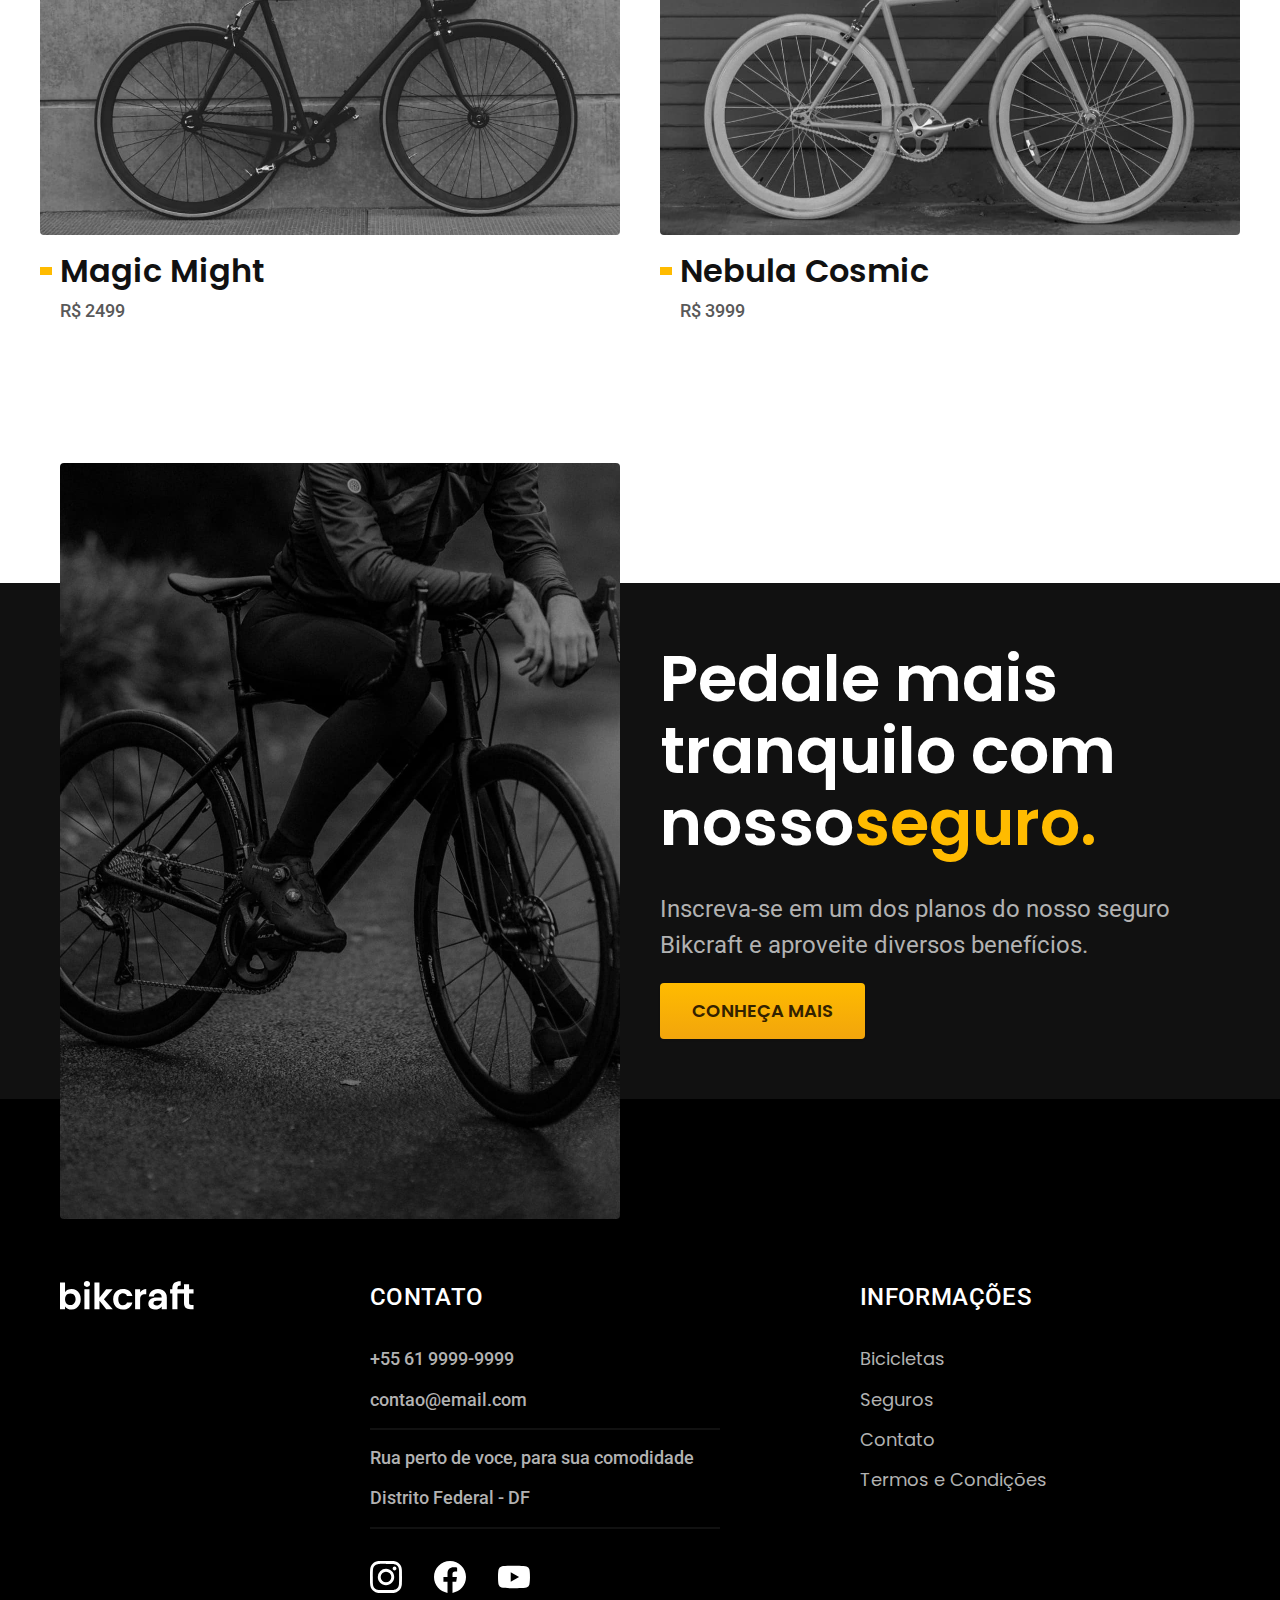
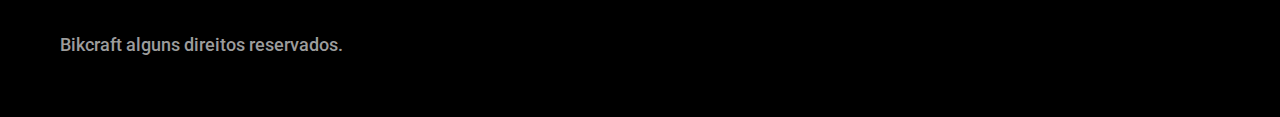
<file: bicicletas/nimbus.html>
<!DOCTYPE html>
<html lang="pt-br">

<head>
  <meta charset="UTF-8">
  <meta name="viewport" content="width=device-width, initial-scale=1.0">
  <title>Nimbus | Bikcraft</title>
  <meta name="description" content="Termos e Condições">
  <link rel="icon" href="../favicon.svg" type="image/svg+xml">
  <link rel="preload" href="../css/style.min.css" as="style">
  <link rel="stylesheet" href="../css/style.min.css">
  <link rel="preconnect" href="https://fonts.googleapis.com">
  <link rel="preconnect" href="https://fonts.gstatic.com" crossorigin>
  <link href="https://fonts.googleapis.com/css2?family=Merriweather:wght@900&family=Poppins:wght@400;600&family=Roboto:wght@400;500&display=swap" rel="stylesheet">
  <script>document.documentElement.classList.add("js");</script>
</head>

<body id="bicicleta">
  <header class="header-bg">
    <div class="container header">
      <a href="../">
        <img src="../img/bikcraft.svg" alt="Bikcraft">
      </a>
      <nav aria-label="primária">
        <ul class="header-menu font-1-m cor-0">
          <li><a href="../bicicletas.html">Bicicletas</a></li>
          <li><a href="../seguros.html">Seguros</a></li>
          <li><a href="../contato.html">Contato</a></li>
        </ul>
      </nav>
    </div>
  </header>

  <main class="titulo-bg">
    <div>
      <div class="titulo container">
        <p class="font-2-xl cor-5">R$ 4999</p>
        <h1 class="font-1-xxl cor-0">Nimbus Stark<span class="cor-p1">.</span> </h1>
      </div>
    </div>
    <div class="bicicleta container">
      <div class="bicicleta-imagens">
        <img src="../img/bicicleta/nimbus1.jpg" alt="">
        <img src="../img/bicicleta/nimbus2.jpg" alt="">
        <img src="../img/bicicleta/nimbus3.jpg" alt="">
      </div>
      <div class="bicicleta-conteudo">
        <p class="font-2-l cor-5">A Nimbus Stark é a melhor Bikcraft já criada pela nossa equipe. Ela vem equipada com os melhores acessórios, o que garante maior velocidade.</p>
        <div class="bicicleta-comprar">
          <a href="../orcamento.html?tipo=bikcraft&produto=nimbus" class="botao">Comprar agora</a>
          <span class="font-1-xs cor-6">
            <img src="../img/icones/entrega.svg" alt="">
            Entrega em 5 dias
          </span>
          <span class="font-1-xs cor-6">
            <img src="../img/icones/estoque.svg" alt="">
            18 em estoque
          </span>
        </div>

        <h2 class="font-1-xs cor-0">Informações</h2>
        <ul class="bicicleta-informacoes">
          <li>
            <img src="../img/icones/eletrica.svg" alt="">
            <h3 class="font-1-m cor-0">Motor Elétrico</h3>
            <p class="font-2-xs cor-5">Permite você viajar distâncias inimaginaveis com a sua bike.</p>
          </li>
          <li>
            <img src="../img/icones/velocidade.svg" alt="">
            <h3 class="font-1-m cor-0">50 Km/h</h3>
            <p class="font-2-xs cor-5">A mais rápida bicicleta elétrica disponível hoje no mercado.</p>
          </li>
          <li>
            <img src="../img/icones/rastreador.svg" alt="">
            <h3 class="font-1-m cor-0">Rastreador</h3>
            <p class="font-2-xs cor-5">Rastreador e sistema anti-furto para garantir o seu sossego.</p>
          </li>
          <li>
            <img src="../img/icones/carbono.svg" alt="">
            <h3 class="font-1-m cor-0">Fibra de Carbono</h3>
            <p class="font-2-xs cor-5">Maior proteção possível para a sua Bikcraft com fibra de carbono.</p>
          </li>
        </ul>
        <h2 class="font-1-xs cor-0">Ficha Técnica</h2>
        <ul class="bicicleta-ficha font-2-s cor-4">
          <li>Peso <span>9Kg</span></li>
          <li>Altura <span>60 cm</span></li>
          <li>Largura <span>120 cm</span></li>
          <li>Profundidade <span>10 cm</span></li>
          <li>Marchas <span>16</span></li>
          <li>Roda <span>29''</span></li>
        </ul>
      </div>
    </div>

  </main>

  <article class="bicicletas-lista container">
    <h2 class=" font-1-xxl">escolha a sua<span class="cor-p1">.</span></h2>

    <ul>
      <li>
        <a href="./magic.html">
          <img src="../img/bicicletas/magic.jpg" alt="Bicicleta preta">
          <h3 class="font-1-xl">Magic Might</h3>
          <span class="font-2-m cor-8">R$ 2499</span>
        </a>
      </li>
      <li>
        <a href="./nebula.html">
          <img src="../img/bicicletas/nebula.jpg" alt="Bicicleta preta">
          <h3 class="font-1-xl">Nebula Cosmic</h3>
          <span class="font-2-m cor-8">R$ 3999</span>
        </a>
      </li>
    </ul>
  </article>

  <article class="seguro-bg">
    <div class="seguro container">
      <div class="seguro-imagem">
        <img src="../img/fotos/seguros.jpg" alt="Pessoa parada em cima de uma bicicleta">
      </div>
      <div class="seguro-conteudo">
        <h2 class="font-1-xxl cor-0">Pedale mais tranquilo com nosso<span class="cor-p1">seguro.</span></h2>
        <p class="font-2-l cor-5">Inscreva-se em um dos planos do nosso seguro Bikcraft e aproveite diversos benefícios.</p>
        <a class="botao" href="../seguros.html">Conheça Mais</a>
      </div>
    </div>
  </article>

  <footer class="footer-bg">
    <div class="footer container">
      <img src="../img/bikcraft.svg" alt="bikcraft">
      <div class="footer-contato">
        <h3 class="font-2-l-b cor-0">Contato</h3>
        <ul class="font-2-m cor-5">
          <li><a href="tel:+55619999-9999">+55 61 9999-9999</a></li>
          <li><a href="mailto:contao@email.com">contao@email.com</a></li>
          <li>Rua perto de voce, para sua comodidade</li>
          <li>Distrito Federal - DF</li>
        </ul>
        <div class="footer-redes">
          <a href="../">
            <img src="../img/redes/instagram.svg" alt="instagram">
          </a>
          <a href="../">
            <img src="../img/redes/facebook.svg" alt="facebook">
          </a>
          <a href="">
            <img src="../img/redes/youtube.svg" alt="youtube">
          </a>
        </div>
      </div>
      <div class="footer-informacoes">
        <h3 class="font-2-l-b cor-0">Informações</h3>
        <nav>
          <ul class="font-1-m cor-5">
            <li><a href="../bicicletas.html">Bicicletas</a></li>
            <li><a href="../seguros.html">Seguros</a></li>
            <li><a href="../contato.html">Contato</a></li>
            <li><a href="../termos.html">Termos e Condições</a></li>
          </ul>
        </nav>
      </div>
      <p class="footer-copy font-2-m cor-6">Bikcraft alguns direitos reservados.</p>
    </div>
  </footer>
  <script src="../js/script.js"></script>
</body>

</html>
</file>
<file: css/style.min.css>
body{margin:0;font-family:Arial,Helvetica,sans-serif;color:#111}blockquote,dd,h1,h2,h3,h4,p,ul{margin:0}ul{padding:0;list-style:none}a{text-decoration:none;color:inherit}img{max-width:100%;height:auto;display:block}img[src$=".jpg"]{border-radius:4px}.font-1-xs{font:400 0.75rem/1.35 Poppins,sans-serif}.font-2-xs{font:400 0.875rem/1.43 Roboto,sans-serif}.font-1-s{font:400 1rem/1.5 Poppins,sans-serif}.font-2-s{font:400 1rem/1.5 Roboto,sans-serif}.font-1-m,.font-1-m-b{font:400 1.125rem/1.35 Poppins,sans-serif}.font-1-m-b{font-weight:600}.font-2-m{font:500 1.125rem/1.35 Roboto,sans-serif}.font-1-l{font:400 1.5rem/1.5 Poppins,sans-serif}.font-2-l,.font-2-l-b{font:400 1.5rem/1.5 Roboto,sans-serif}.font-2-l-b{font-weight:500;letter-spacing:.015em;text-transform:uppercase}.font-1-xl{font:600 2rem/1.25 Poppins,sans-serif}.font-2-xl{font:500 2rem/1.25 Roboto,sans-serif}.font-1-xxl{font:600 4rem/1.125 Poppins,sans-serif}@media (max-width:1200px){.font-1-xxl{font-size:3rem}.font-2-l,.font-2-l-b{font-size:1.125rem}}@media (max-width:800px){.font-1-xxl{font-size:2rem}.font-1-xl,.font-2-xl{font-size:1.5rem}}:root{--cor-0:#ffffff;--cor-1:#f7f7f7;--cor-2:#ededed;--cor-3:#dedede;--cor-4:#cccccc;--cor-5:#b2b2b2;--cor-6:#9c9c9c;--cor-7:#717171;--cor-8:#595959;--cor-9:#404040;--cor-10:#2e2e2e;--cor-11:#111111;--cor-12:#000000;--cor-p1:#ffbb00;--cor-p2:#e4a30b;--cor-p3:#a66f00;--cor-p4:#664400;--cor-p5:#332200}.cor-0{color:var(--cor-0)}.cor-1{color:var(--cor-1)}.cor-2{color:var(--cor-2)}.cor-3{color:var(--cor-3)}.cor-4{color:var(--cor-4)}.cor-5{color:var(--cor-5)}.cor-6{color:var(--cor-6)}.cor-7{color:var(--cor-7)}.cor-8{color:var(--cor-8)}.cor-9{color:var(--cor-9)}.cor-10{color:var(--cor-10)}.cor-11{color:var(--cor-11)}.cor-12{color:var(--cor-12)}.cor-p1{color:var(--cor-p1)}.cor-p2{color:var(--cor-p2)}.cor-p3{color:var(--cor-p3)}.cor-p4{color:var(--cor-p4)}.cor-p5{color:var(--cor-p5)}.js .fadeInDown{transform:translate3d(0,-20px,0)}.js .fadeInUp{transform:translate3d(0,20px,0)}.js .fadeInRight{transform:translate3d(20px,0,0)}.js .fadeInLeft{transform:translate3d(-20px,0,0)}.js [data-anime]{opacity:0}.js .anime{opacity:1;transform:none;transition:transform .8s,opacity .8s}.header-bg{background-color:var(--cor-12)}.header{display:flex;flex-wrap:wrap;gap:20px;justify-content:space-between;align-items:center;padding-top:20px;padding-bottom:20px}.header-menu{display:flex;flex-wrap:wrap;gap:40px}.header-menu a{display:inline-block;padding:16px 0;position:relative}.header-menu a::after{content:"";display:block;height:2px;width:0;background-color:var(--cor-0);margin-top:4px;transition:.3s;position:absolute}.header-menu a.ativo::after,.header-menu a:hover::after{width:100%}@media (max-width:800px){.header-menu{gap:20px}.header-menu a{background-color:var(--cor-11);padding:12px 16px;border-radius:4px}.header-menu a:hover{background-color:var(--cor-10)}.header a::after{display:none}}@media (max-width:600px){.header-menu{gap:12px}.header-menu a{padding:8px 12px;font-size:14px}}.footer-bg{background-color:var(--cor-12)}.footer{display:grid;grid-template-columns:3fr 5fr 4fr;gap:40px;padding-top:60px;padding-bottom:60px}.footer h3{margin-bottom:32px}.footer ul{margin-bottom:32px}.footer-contato li:nth-child(2n)::after{content:"";display:block;width:350px;height:2px;background-color:var(--cor-11);margin-top:16px}.footer li{margin-bottom:16px}.footer-redes{display:flex;gap:32px}.footer a:hover{color:var(--cor-0)}.footer-copy{grid-column:1/-1}@media (max-width:800px){.footer>img{display:none}.footer{grid-template-columns:1fr 1fr;gap:60px}}@media (max-width:600px){.footer{grid-template-columns:1fr}.footer-copy{margin-top:0}}.container{box-sizing:border-box;max-width:1200px;padding-left:20px;padding-right:20px;margin-left:auto;margin-right:auto}.botao{display:inline-block;padding:16px 32px;background:linear-gradient(#fb0,#f2a50c);border-radius:4px;box-shadow:0 1px 2px rgba(0,0,0,.1);text-transform:uppercase;color:var(--cor-p5);font:600 1.125rem/1.35 Poppins,sans-serif;max-width:max-content;border:none;cursor:pointer}.botao.secundario{background:var(--cor-10);color:var(--cor-2)}.botao.seta{display:flex;align-items:center}.botao.seta::after{content:"";display:block;width:18px;height:10px;margin-left:12px;background-image:url("../img/icones/seta.svg");transition:transform .2s}.botao.seta:hover::after{transform:translateX(4px)}.botao.secundario:hover{background:var(--cor-9)}.botao:hover{background:linear-gradient(#ffb60d,#e59317)}@media (max-width:600px){.botao{padding:12px 16px;font-size:1rem}}.link{display:inline-block;color:var(--cor-p1);font:500 1.5rem/1.5 Poppins,sans-serif;text-transform:uppercase}.link::after{content:"";display:block;width:100%;height:4px;background-color:currentColor}.link:hover{color:var(--cor-0)}.titulo-bg{padding-top:60px;padding-bottom:60px;background-color:var(--cor-11)}.titulo p{margin-bottom:4px}@media (max-width:800px){.titulo-bg{padding-top:40px;padding-bottom:40px}.titulo p{font-size:1rem;text-transform:lowercase;font-weight:400}}.form{display:grid;grid-template-columns:1fr 1fr;gap:20px}.form .col-2{grid-column:span 2}.form label{display:block;font:400 1rem/1.5 Poppins,sans-serif;margin-bottom:4px}.form input[type=email],.form input[type=text],.form textarea{font:400 1rem/1.5 Roboto,sans-serif;background:var(--cor-1);border:1px solid var(--cor-2);padding:12px;border-radius:4px;width:100%;box-sizing:border-box}.form input[type=email]:focus,.form input[type=text]:focus,.form textarea:focus{outline:0;border-color:var(--cor-p1);background:var(--cor-0);box-shadow:0 0 0 2px #fea}@media (max-width:600px){.form{grid-template-columns:1fr}.form .col-2{grid-column:1}}.introducao-bg{background-color:var(--cor-12);box-shadow:inset 0 -120px var(--cor-0)}.introducao{display:grid;grid-template-columns:1fr 1fr;gap:0 40px}.introducao-conteudo{align-self:end;padding-bottom:200px}.introducao img{width:100%;height:100%;object-fit:cover;border-radius:4px}.introducao h1{margin-bottom:32px}.introducao p{margin-bottom:20px}@media (max-width:800px){.introducao-bg{background:var(--cor-11);padding-top:40px;box-shadow:inset 0 -60px var(--cor-0)}.introducao{grid-template-columns:1fr;gap:32px}.introducao-conteudo{padding-bottom:0}.introducao h1{margin-bottom:16px}.introducao img{height:300px;width:100%}}.tecnologia-bg{background-color:var(--cor-11);box-shadow:inset 0 80px var(--cor-0),inset 0 -80px var(--cor-0)}.tecnologia{display:grid;grid-template-columns:1fr 1fr;gap:40px}.tecnologia-imagem img{width:100%;height:100%;object-fit:cover;object-position:left}.tecnologia-conteudo{padding-top:160px;padding-bottom:160px}.tecnologia-conteudo>span{display:block;margin-bottom:20px}.tecnologia-conteudo h2{margin-bottom:32px}.tecnologia-conteudo>p{margin-bottom:20px}.tecnologia-conteudo a{margin-bottom:80px}.tecnologia-vantagens{display:flex;gap:40px}.tecnologia-vantagens h3{margin-bottom:8px;width:max-content}.tecnologia-vantagens img{width:24px;margin-bottom:8px}@media (max-width:800px){.tecnologia-bg{box-shadow:initial}.tecnologia{grid-template-columns:1fr}.tecnologia-conteudo{padding-top:60px;padding-bottom:60px}.tecnologia-imagem{display:none}.tecnologia a{margin-bottom:60px}}@media (max-width:600px){.tecnologia-vantagens{flex-direction:column}}.parceiros{padding-top:60px;padding-bottom:120px}.parceiros h2{margin-bottom:60px}.parceiros ul{padding:0 20px;max-width:1400px;display:grid;grid-template-columns:repeat(4,1fr);margin:0 auto}.parceiros li{display:flex;padding:32px;border-left:2px solid var(--cor-2)}.parceiros img{margin:auto}.parceiros li:first-child,.parceiros li:nth-child(5){border-left:none}.parceiros li:nth-child(n+5){border-top:2px solid var(--cor-2)}@media (max-width:800px){.parceiros{padding:60px}.parceiros li{display:flex;padding:20px}.parceiros h2{margin-bottom:20px}.parceiros ul{grid-template-columns:repeat(2,1fr)}.parceiros li:nth-child(n+3){border-top:2px solid var(--cor-2)}.parceiros li:nth-child(odd){border-left:none}}.depoimento{display:grid;grid-template-columns:1fr 1fr;background-color:var(--cor-p1);overflow:hidden}.depoimento img{width:100%;height:100%;object-fit:cover;border-radius:0}.depoimento-conteudo{padding:40px 40px 80px 80px;align-self:end}.depoimento p{max-width:32ch;font-family:Merriweather,sans-serif;font-style:italic;font-weight:900;margin-bottom:32px;position:relative}.depoimento p::after,.depoimento p::before{font-size:5rem;color:var(--cor-p2);position:absolute}.depoimento p::before{content:"“";left:-60px;top:-20px}.depoimento p::after{content:"”"}@media (min-width:1200px){.depoimento img{max-height:520px}}@media (max-width:800px){.depoimento{grid-template-columns:1fr;text-align:center}.depoimento img{max-height:200px}.depoimento-conteudo{padding:40px 20px;justify-self:center}}.bicicletas-lista{padding:60px 0 120px}.bicicletas-lista h2{margin-bottom:40px}.bicicletas-lista ul{display:flex;gap:40px;padding:0 20px 20px;max-width:1400px;margin:0 auto;overflow-x:auto}#bicicleta .bicicletas-lista ul{padding:0 0 20px 0}.bicicletas-lista li{min-width:280px}.bicicletas-lista a{display:block}.bicicletas-lista img{margin-bottom:16px}.bicicletas-lista h3{margin-bottom:8px;display:flex;align-items:center}.bicicletas-lista h3::before{content:"";display:inline-block;width:12px;height:8px;margin-right:8px;background-color:var(--cor-p1);transition:width .2s}.bicicletas-lista a:hover h3::before{width:24px}.bicicletas-lista li span{padding-left:20px}@media (max-width:800px){.bicicletas-lista{padding-bottom:60px}.bicicletas-lista ul{gap:20px}}.bicicletas-bg{background:linear-gradient(to right,var(--cor-0) 30%,var(--cor-11) 0)}.bicicletas{display:grid;grid-template-columns:1fr 1fr;gap:40px;padding-top:60px;padding-bottom:60px}.bicicletas-imagem{display:grid;align-content:center}.bicicletas-imagem img{grid-area:1/1}.bicicletas-imagem span{grid-area:1/1;place-self:start end;margin-top:20px;background:var(--cor-12);display:inline-block;padding:8px 16px 8px 8px;border-radius:4px 0 0 4px}.bicicletas-conteudo{display:grid;grid-template-columns:1fr auto;align-content:start}.bicicletas h2,.bicicletas p{grid-column:1/-1}.bicicletas h2{margin-bottom:20px}.bicicletas h2::before{content:"";display:block;width:12px;height:8px;background-color:var(--cor-p1);margin-bottom:8px}.bicicletas p{margin-bottom:32px}.bicicletas a{place-self:end}.bicicletas li{display:flex;align-items:center;gap:8px}.bicicletas ul{display:grid;gap:16px}.bicicletas-conteudo img{width:24px;margin-right:8px}@media (max-width:800px){.bicicletas-bg{background:var(--cor-11)}.bicicletas{grid-template-columns:1fr;gap:20px;padding-top:40px;padding-bottom:40px}}@media (max-width:600px){.bicicletas-conteudo{grid-template-columns:1fr}.bicicletas ul{font-size:1rem;grid-template-columns:1fr 1fr;margin-bottom:32px;margin-bottom:32px}.bicicletas a{place-self:start}}.bicicleta{display:grid;grid-template-columns:1fr 1fr;align-items:start;gap:40px;padding-top:40px;padding-bottom:40px}#bicicleta .titulo p{text-transform:uppercase}.bicicleta-imagens{display:flex;flex-wrap:wrap;gap:20px}.bicicleta-imagens img{flex:1;min-width:200px}.bicicleta-imagens img:first-child{min-width:100%}.bicicleta-conteudo>p{margin-bottom:32px}.bicicleta-comprar{display:grid;grid-template-columns:max-content auto;align-items:center;justify-items:start;gap:8px 12px;margin-bottom:40px}.bicicleta-comprar a{grid-row:span 2}.bicicleta-comprar span{display:flex;align-items:center;background-color:var(--cor-12);padding:4px 8px;gap:8px;border-radius:4px}.bicicleta-conteudo h2{text-transform:uppercase;letter-spacing:.015em;margin-bottom:12px}.bicicleta-ficha,.bicicleta-informacoes{padding:32px;background-color:var(--cor-12);border-radius:4px}.bicicleta-informacoes{margin-bottom:40px;display:grid;grid-template-columns:1fr 1fr;gap:32px}.bicicleta-informacoes img{width:24px;margin-bottom:8px}.bicicleta-informacoes h3{margin-bottom:8px}.bicicleta-ficha li{padding:4px 0;display:flex;justify-content:space-between;border-bottom:1px solid var(--cor-11)}.bicicleta-ficha li:last-child{border-bottom:none}.bicicleta-ficha span{color:var(--cor-6)}@media (max-width:800px){.bicicleta{grid-template-columns:1fr;padding-top:40px;padding-bottom:40px}.bicicleta-imagens{grid-row:2}}@media (max-width:400px){.bicicleta-informacoes{grid-template-columns:1fr}.bicicleta-comprar{grid-template-columns:1fr}}.seguro-bg{background-color:var(--cor-11);box-shadow:inset 0 120px var(--cor-0),inset 0 -120px var(--cor-12)}.seguro{display:grid;grid-template-columns:1fr 1fr;gap:40px}.seguro-imagem img{width:100%;height:100%;object-fit:cover}.seguro-conteudo{padding-top:180px;padding-bottom:180px}.seguro h2{margin-bottom:32px}.seguro p{margin-bottom:20px}@media (max-width:800px){.seguro{grid-template-columns:1fr}.seguro-conteudo{grid-row:1;padding-top:40px;padding-bottom:0}.seguro-bg{box-shadow:inset 0 -60px var(--cor-12)}}.seguros-bg{background-color:var(--cor-11)}.seguros{padding-top:60px;padding-bottom:60px;display:grid;grid-template-columns:1fr 1fr;gap:40px;align-items:center}#seguros .seguros{padding-top:0}.seguros h2{grid-column:1/-1}.seguros-item{background-color:var(--cor-12);padding:32px 32px 32px 60px;display:grid;grid-template-columns:1fr auto;border-radius:4px}.seguros h3{margin-bottom:40px}.seguros-item span{grid-column:2;display:block;text-align:right}.seguros-item ul{grid-column:1/-1;margin-bottom:32px}.seguros-item li{display:flex;align-items:center;position:relative}.seguros-item li+li{margin-top:20px}.seguros-item li::before{content:"";display:inline-block;width:12px;height:9px;background-image:url("../img/icones/lista.svg");position:absolute;left:-21px}.seguros-item a{grid-column:1/-1}@media (max-width:800px){.seguros{grid-template-columns:1fr}}.vantagens-bg{background-color:var(--cor-12)}.vantagens{padding-top:120px;padding-bottom:120px}.vantagens h2{margin-bottom:60px}.vantagens ul{display:grid;grid-template-columns:repeat(auto-fit,minmax(280px,max-content));gap:40px 80px}.vantagens h3,.vantagens img{margin-bottom:8px}@media (max-width:800px){.vantagens{padding-top:60px;padding-bottom:60px}.vantagens h2{margin-bottom:40px}.vantagens ul{gap:20px}}.perguntas{padding-top:120px;padding-bottom:120px}.perguntas h2{margin-bottom:60px}.perguntas dl>div{padding:20px;border-radius:4px}.perguntas dl>div:nth-child(odd){background:var(--cor-1)}.perguntas button{display:grid;grid-template-columns:auto 1fr auto;align-items:center;gap:8px;cursor:pointer;border:none;background:0 0;width:100%;text-align:left}.perguntas button::before{content:"";display:inline-block;width:12px;height:8px;background-color:var(--cor-p1)}.perguntas button::after{content:"";display:inline-block;width:14px;height:6px;background:url("../img/icones/seta-abrir.svg");transition:.4s}.perguntas button:hover::after,.perguntas button[aria-expanded=true]::after{transform:rotate(180deg)}.js .perguntas dd{display:none}.js .perguntas dd.ativa{display:block}.perguntas dd{padding-left:20px;padding-top:16px;max-width:80ch}@media (max-width:800px){.perguntas{padding-top:60px;padding-bottom:60px}.perguntas h2{margin-bottom:40px}}#contato{background:linear-gradient(var(--cor-11) 600px,var(--cor-1) 0)}.contato{display:grid;grid-template-columns:5fr 7fr}.contato-dados,.contato-formulario{padding:60px;box-shadow:0 1px 2px rgba(0,0,0,.1)}.contato-dados{border-radius:5px 0 0 5px;background:var(--cor-12)}.contato-formulario{border-radius:0 5px 5px 0;background-color:var(--cor-0)}.contato h2{margin-bottom:60px}.contato-endereco{margin-bottom:32px;padding-left:28px;background:url("../img/icones/local.svg") no-repeat 0 2px}.contato-endereco p{margin-bottom:8px}.contato-meios a{display:block;max-width:max-content;padding-bottom:8px;padding-left:28px}.contato-meios a:hover{color:var(--cor-0)}.contato-meios a:first-child{background:url("../img/icones/email.svg") no-repeat 0 2px}.contato-meios a:nth-child(2){margin-bottom:32px}.contato-meios a:nth-child(3){background:url("../img/icones/telefone.svg") no-repeat 0 2px;margin-bottom:60px}.contato-redes{display:flex;gap:32px;padding-left:28px}@media (max-width:800px){.contato{grid-template-columns:1fr}.contato-dados,.contato-formulario{padding:20px}.contato-dados{border-radius:5px 5px 0 0}.contato-formulario{border-radius:0 0 5px 5px}.contato-dados a:nth-child(3),.contato-dados h2{margin-bottom:32px}.contato-redes{margin-bottom:12px}}.lojas{display:grid;grid-template-columns:1fr 1fr;gap:0 40px;padding-top:120px;padding-bottom:120px}.lojas h2{grid-column:1/-1;margin-bottom:60px}.lojas img{border-radius:4px 4px 0 0}.lojas-item{border-radius:4px;background:var(--cor-0);box-shadow:0 1px 2px rgba(0,0,0,.1)}.lojas-conteudo{display:grid;grid-template-columns:1fr 1fr;gap:32px 16px;padding:32px}.loja-tempo,.lojas-conteudo h3{grid-column:1/-1}.loja-dados{display:grid;gap:8px;border-left:2px solid var(--cor-2);padding-left:12px}.loja-tempo{display:flex;align-items:center;gap:8px}@media (max-width:800px){.lojas{gap:20px;padding-top:60px;padding-bottom:60px}.lojas h2{margin-bottom:32px}.lojas-conteudo{grid-template-columns:1fr}}@media (max-width:600px){.lojas{grid-template-columns:1fr}}#orcamento{background:linear-gradient(var(--cor-11) 600px,var(--cor-1) 0)}.orcamento{display:grid;grid-template-columns:5fr 7fr;padding-bottom:120px}.orcamento h2{text-transform:uppercase;position:relative;display:flex;align-items:center}.orcamento h2::before{content:"";display:inline-block;width:4px;height:8px;background-color:var(--cor-p1);position:absolute;left:-12px}.orcamento-dados,.orcamento-produto{padding:60px;box-shadow:0 1px 2px rgba(0,0,0,.1)}.orcamento-produto{border-radius:5px 0 0 5px;background:var(--cor-12);display:grid;grid-template-columns:1fr 1fr;gap:20px;align-content:start}.orcamento-produto>*{grid-column:1/-1}.orcamento-produto>label{grid-column:initial}.orcamento-produto label{font:400 1rem/1.5 Poppins,sans-serif;color:var(--cor-4);background-color:var(--cor-10);padding:12px 16px;border-radius:4px;cursor:pointer;display:grid;grid-template-columns:auto 1fr auto;align-items:center;border:1px solid var(--cor-10)}.orcamento-produto input:checked+label{background-color:var(--cor-0);color:var(--cor-11)}.orcamento-produto label::before{content:"";display:inline-block;box-sizing:border-box;width:12px;height:12px;border:1px solid var(--cor-6);border-radius:50%;margin-right:8px}.orcamento-produto input:checked+label::before{border-color:var(--cor-7);box-shadow:inset 0 0 0 3px var(--cor-0),inset 0 0 0 6px var(--cor-7)}.orcamento-produto label:hover{background-color:var(--cor-9);border-color:var(--cor-9)}.orcamento-produto input:focus+label{box-shadow:0 0 0 2px var(--cor-p1);border-color:var(--cor-12)}.orcamento-produto label span{display:none}.orcamento-produto input:checked+label span{display:inline-block}.orcamento-produto input{opacity:0;position:absolute;pointer-events:none}.orcamento-dados{border-radius:0 5px 5px 0;background:var(--cor-0)}.orcamento-conteudo{display:none}.orcamento-conteudo h2,.orcamento-conteudo h2:nth-last-of-type(n+2){margin-top:20px}#bikcraft:checked~#orcamento-bikcraft,#seguro:checked~#orcamento-seguro{display:grid;gap:20px}.orcamento-detalhes{display:none;background:var(--cor-0);padding:20px;grid-template-columns:1fr 1fr;border-radius:4px;align-items:center}.orcamento-detalhes li{display:flex;align-items:center;margin-bottom:8px}.orcamento-detalhes li img{width:16px;margin-right:8px}.orcamento-produto input:checked+label+.orcamento-detalhes{display:grid}@media (max-width:1200px){.orcamento-dados,.orcamento-produto{padding:32px}}@media (max-width:800px){.orcamento{grid-template-columns:1fr}.orcamento-produto{border-radius:5px 5px 0 0}.orcamento-dados{border-radius:0 0 5px 5px}}@media (max-width:400px){.orcamento-produto{grid-template-columns:1fr}}.termos{margin-top:80px;margin-bottom:80px}.termos h2{font-weight:600;margin-bottom:20px}.termos p+h2{margin-top:40px}.termos p{max-width:75ch;margin-bottom:24px}
</file>
